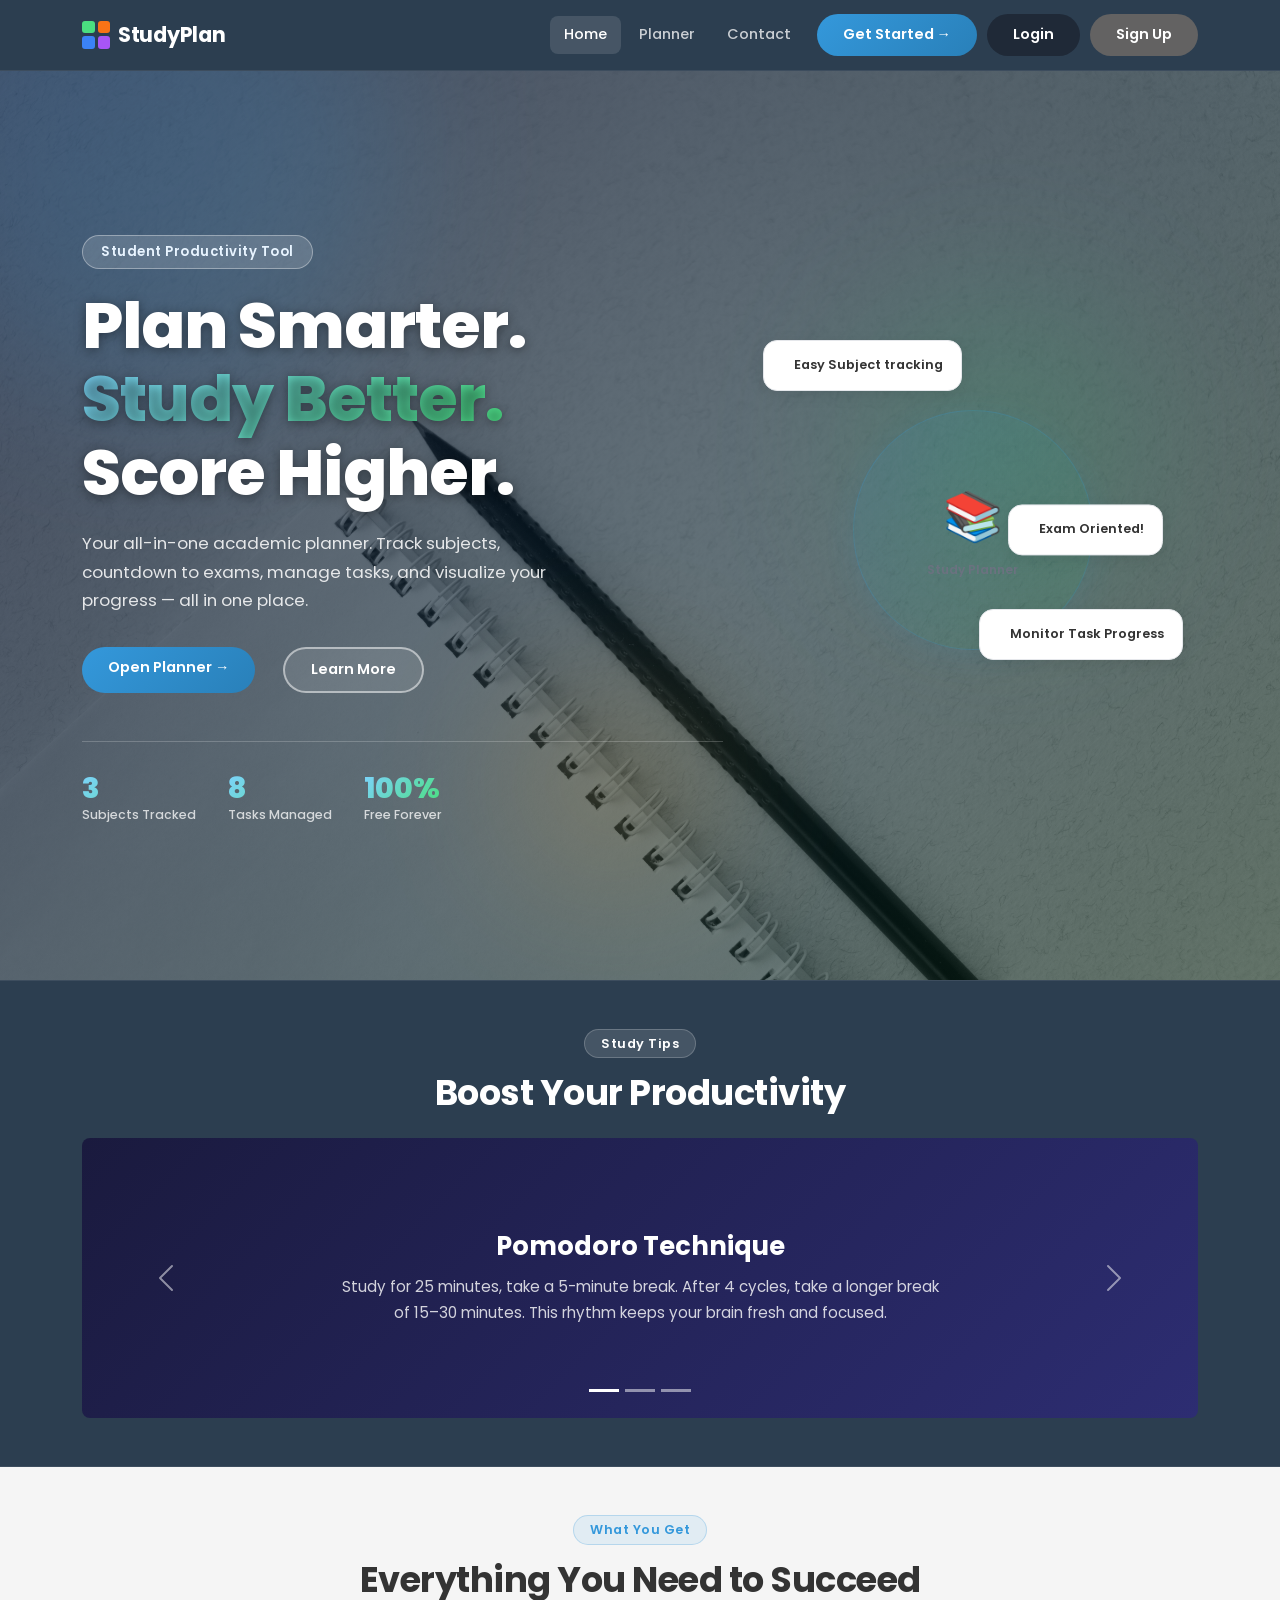
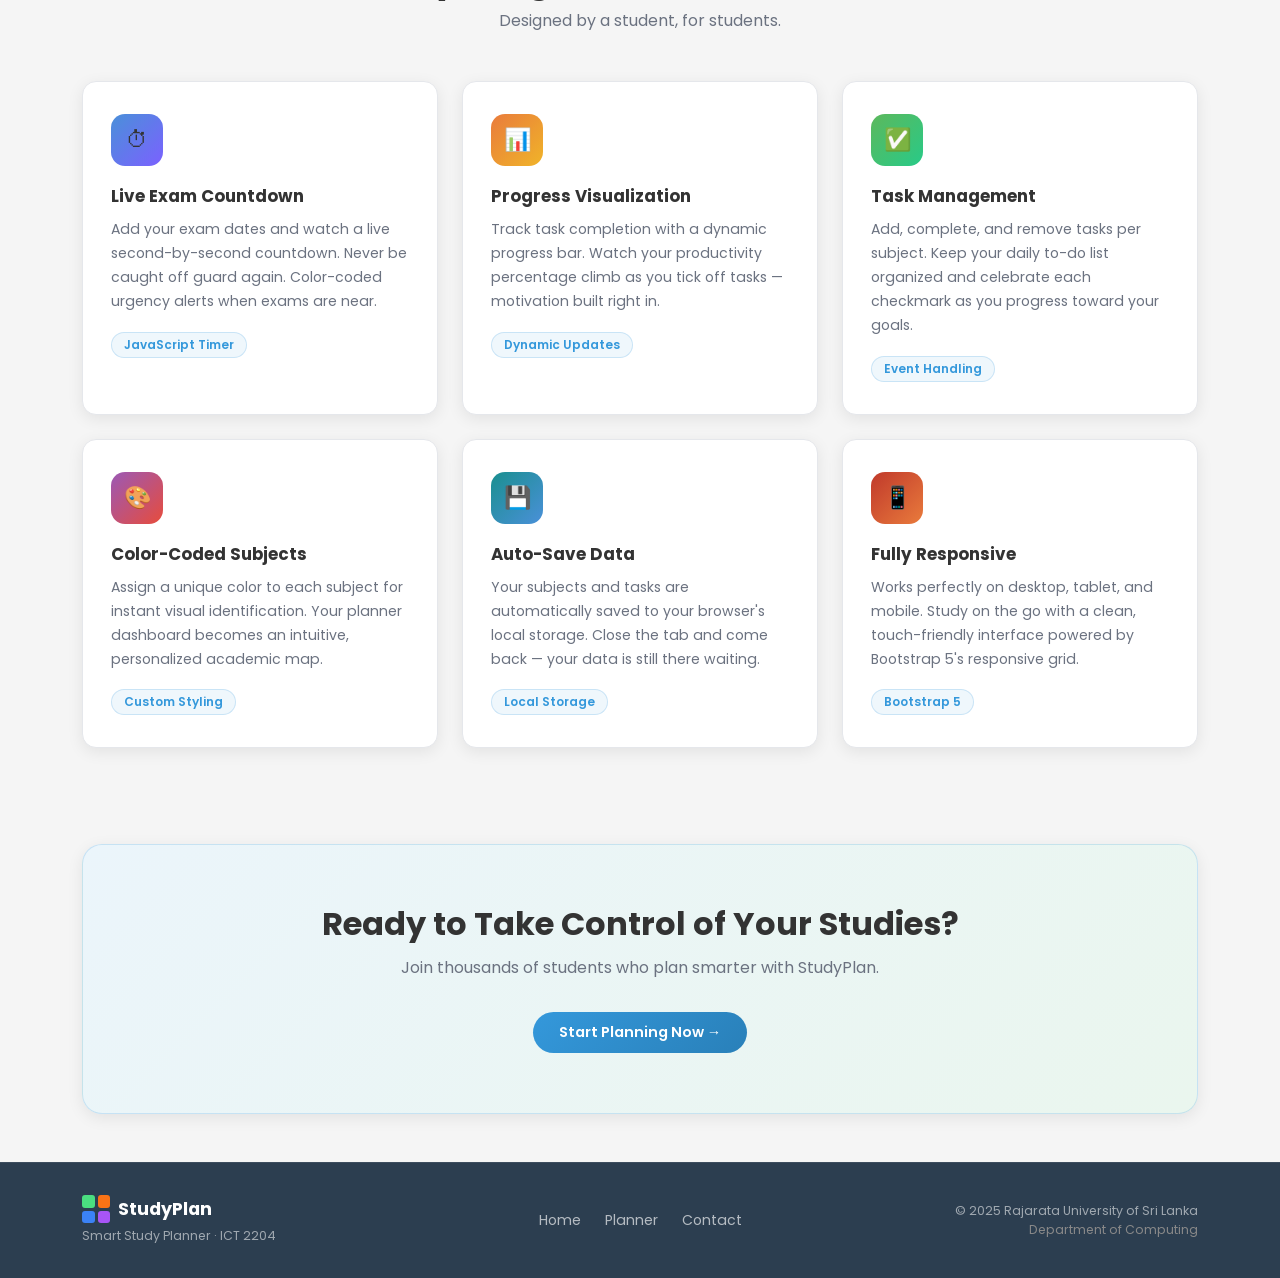
<file: studyplan/index.html>
<!DOCTYPE html>
<html lang="en">
<head>
  <meta charset="UTF-8" />
  <meta name="viewport" content="width=device-width, initial-scale=1.0" />
  <title>Smart Study Planner – Home</title>
  <link href="https://cdn.jsdelivr.net/npm/bootstrap@5.3.2/dist/css/bootstrap.min.css" rel="stylesheet" />
  <link href="https://fonts.googleapis.com/css2?family=Poppins:wght@300;400;500;600;700;800&display=swap" rel="stylesheet" />
  <link rel="stylesheet" href="css/style.css" />
</head>
<body>

<!-- ═══ NAVBAR ═══ -->
<nav class="navbar navbar-expand-lg navbar-dark fixed-top" id="mainNavbar">
  <div class="container">
  <a class="navbar-brand fw-700 d-flex align-items-center gap-2" href="index.html">
    <div class="brand-logo">
      <span></span>
      <span></span>
      <span></span>
      <span></span>
    </div>
    StudyPlan
  </a>
    <button class="navbar-toggler" type="button" data-bs-toggle="collapse" data-bs-target="#navMenu">
      <span class="navbar-toggler-icon"></span>
    </button>
    <div class="collapse navbar-collapse" id="navMenu">
      <ul class="navbar-nav ms-auto align-items-lg-center gap-lg-1">
        <li class="nav-item"><a class="nav-link active" href="index.html">Home</a></li>
        <li class="nav-item"><a class="nav-link" href="planner.html">Planner</a></li>
        
        <li class="nav-item"><a class="nav-link" href="contact.html">Contact</a></li>
        <li class="nav-item ms-lg-2">
          <div id="authArea" style="display:flex; gap:10px; align-items:center;">
    
            <a href="#" id="getStartedBtn" class="btn btn-primary-custom">Get Started →</a>

            <a href="login.html" id="loginBtn" class="btn btn-primary-custom" style="background:#1f2937;">Login</a>

            <a href="signup.html" id="signupBtn" class="btn btn-primary-custom" style="background:#636262;">Sign Up</a>

             <button id="logoutBtn" class="btn btn-primary-custom" style="display:none; background:#ef4444;">Logout</button>

          </div>
        </li>
      </ul>
    </div>
  </div>
</nav>

<!-- ═══ HERO ═══ -->
<section class="hero-section" id="home">
  <div class="hero-bg-shapes">
    <div class="shape shape-1"></div>
    <div class="shape shape-2"></div>
    <div class="shape shape-3"></div>
  </div>
  <div class="container">
    <div class="row align-items-center min-vh-100">
      <div class="col-lg-7 hero-content">
        <div class="hero-badge fade-in" data-delay="0"> Student Productivity Tool</div>
        <h1 class="hero-title fade-in" data-delay="100">
          Plan Smarter.<br>
          <span class="gradient-text">Study Better.</span><br>
          Score Higher.
        </h1>
        <p class="hero-subtitle fade-in" data-delay="200">
          Your all-in-one academic planner. Track subjects, countdown to exams,
          manage tasks, and visualize your progress — all in one place.
        </p>
        <div class="hero-actions fade-in" data-delay="300">
          <a href="planner.html" class="btn btn-primary-custom btn-lg me-3">Open Planner →</a>
          <a href="#features" class="btn btn-outline-custom btn-lg smooth-scroll">Learn More</a>
        </div>
        <div class="hero-stats fade-in" data-delay="400">
          <div class="stat-item">
            <span class="stat-number" id="statSubjects">0</span>
            <span class="stat-label">Subjects Tracked</span>
          </div>
          <div class="stat-item">
            <span class="stat-number" id="statTasks">0</span>
            <span class="stat-label">Tasks Managed</span>
          </div>
          <div class="stat-item">
            <span class="stat-number">100%</span>
            <span class="stat-label">Free Forever</span>
          </div>
        </div>
      </div>
      <div class="col-lg-5 d-none d-lg-flex justify-content-center fade-in" data-delay="200">
        <div class="hero-visual">
          <div class="floating-card card-1">
            <span></span>
            <div>
              <div class="fc-title">Easy Subject tracking</div>
            </div>
          </div>
          <div class="floating-card card-2">
            <span></span>
            <div>
              <div class="fc-title">Monitor Task Progress</div>
            </div>
          </div>
          <div class="floating-card card-3">
            <span></span>
            <div>
              <div class="fc-title">Exam Oriented!</div>
            </div>
          </div>
          <div class="hero-circle">
            <div class="circle-inner">
              <div style="font-size:48px">📚</div>
              <div class="circle-label">Study Planner</div>
            </div>
          </div>
        </div>
      </div>
    </div>
  </div>
</section>

<!-- ═══ CAROUSEL ═══ -->
<section class="carousel-section py-5" id="tips">
  <div class="container">
    <div class="section-header text-center mb-4 fade-in">
      <div class="section-tag">Study Tips</div>
      <h2 class="section-title">Boost Your Productivity</h2>
    </div>
    <div id="tipsCarousel" class="carousel slide carousel-fade" data-bs-ride="carousel">
      <div class="carousel-indicators">
        <button type="button" data-bs-target="#tipsCarousel" data-bs-slide-to="0" class="active"></button>
        <button type="button" data-bs-target="#tipsCarousel" data-bs-slide-to="1"></button>
        <button type="button" data-bs-target="#tipsCarousel" data-bs-slide-to="2"></button>
      </div>
      <div class="carousel-inner rounded-3 overflow-hidden">
        <div class="carousel-item active">
          <div class="carousel-slide" style="background:linear-gradient(135deg,#1a1a3e,#2d2d72)">
            <div class="carousel-content">
              <div class="carousel-emoji"></div>
              <h3>Pomodoro Technique</h3>
              <p>Study for 25 minutes, take a 5-minute break. After 4 cycles, take a longer break of 15–30 minutes. This rhythm keeps your brain fresh and focused.</p>
            </div>
          </div>
        </div>
        <div class="carousel-item">
          <div class="carousel-slide" style="background:linear-gradient(135deg,#1a3e2a,#2d7252)">
            <div class="carousel-content">
              <div class="carousel-emoji"></div>
              <h3>Active Recall</h3>
              <p>Don't just re-read notes. Close them and try to recall the key concepts. Testing yourself is far more effective than passive reading for long-term retention.</p>
            </div>
          </div>
        </div>
        <div class="carousel-item">
          <div class="carousel-slide" style="background:linear-gradient(135deg,#3e1a1a,#72392d)">
            <div class="carousel-content">
              <div class="carousel-emoji"></div>
              <h3>Set SMART Goals</h3>
              <p>Make your study goals Specific, Measurable, Achievable, Relevant, and Time-bound. Use your StudyPlan countdown timers to stay on track every single day.</p>
            </div>
          </div>
        </div>
      </div>
      <button class="carousel-control-prev" type="button" data-bs-target="#tipsCarousel" data-bs-slide="prev">
        <span class="carousel-control-prev-icon"></span>
      </button>
      <button class="carousel-control-next" type="button" data-bs-target="#tipsCarousel" data-bs-slide="next">
        <span class="carousel-control-next-icon"></span>
      </button>
    </div>
  </div>
</section>

<!-- ═══ FEATURES ═══ -->
<section class="features-section py-5" id="features">
  <div class="container">
    <div class="section-header text-center mb-5 fade-in">
      <div class="section-tag">What You Get</div>
      <h2 class="section-title">Everything You Need to Succeed</h2>
      <p class="section-subtitle">Designed by a student, for students.</p>
    </div>
    <div class="row g-4">
      <div class="col-md-4 fade-in" data-delay="0">
        <div class="feature-card" data-hover>
          <div class="feature-icon" style="background:linear-gradient(135deg,#4a90d9,#7b61ff)">⏱</div>
          <h4>Live Exam Countdown</h4>
          <p>Add your exam dates and watch a live second-by-second countdown. Never be caught off guard again. Color-coded urgency alerts when exams are near.</p>
          <div class="feature-tag">JavaScript Timer</div>
        </div>
      </div>
      <div class="col-md-4 fade-in" data-delay="100">
        <div class="feature-card" data-hover>
          <div class="feature-icon" style="background:linear-gradient(135deg,#e97b3c,#f0b429)">📊</div>
          <h4>Progress Visualization</h4>
          <p>Track task completion with a dynamic progress bar. Watch your productivity percentage climb as you tick off tasks — motivation built right in.</p>
          <div class="feature-tag">Dynamic Updates</div>
        </div>
      </div>
      <div class="col-md-4 fade-in" data-delay="200">
        <div class="feature-card" data-hover>
          <div class="feature-icon" style="background:linear-gradient(135deg,#5cb85c,#28ca88)">✅</div>
          <h4>Task Management</h4>
          <p>Add, complete, and remove tasks per subject. Keep your daily to-do list organized and celebrate each checkmark as you progress toward your goals.</p>
          <div class="feature-tag">Event Handling</div>
        </div>
      </div>
      <div class="col-md-4 fade-in" data-delay="0">
        <div class="feature-card" data-hover>
          <div class="feature-icon" style="background:linear-gradient(135deg,#9b59b6,#e74c3c)">🎨</div>
          <h4>Color-Coded Subjects</h4>
          <p>Assign a unique color to each subject for instant visual identification. Your planner dashboard becomes an intuitive, personalized academic map.</p>
          <div class="feature-tag">Custom Styling</div>
        </div>
      </div>
      <div class="col-md-4 fade-in" data-delay="100">
        <div class="feature-card" data-hover>
          <div class="feature-icon" style="background:linear-gradient(135deg,#1a8f8f,#4a90d9)">💾</div>
          <h4>Auto-Save Data</h4>
          <p>Your subjects and tasks are automatically saved to your browser's local storage. Close the tab and come back — your data is still there waiting.</p>
          <div class="feature-tag">Local Storage</div>
        </div>
      </div>
      <div class="col-md-4 fade-in" data-delay="200">
        <div class="feature-card" data-hover>
          <div class="feature-icon" style="background:linear-gradient(135deg,#c0392b,#e97b3c)">📱</div>
          <h4>Fully Responsive</h4>
          <p>Works perfectly on desktop, tablet, and mobile. Study on the go with a clean, touch-friendly interface powered by Bootstrap 5's responsive grid.</p>
          <div class="feature-tag">Bootstrap 5</div>
        </div>
      </div>
    </div>
  </div>
</section>

<!-- ═══ CTA ═══ -->
<section class="cta-section py-5" id="cta">
  <div class="container">
    <div class="cta-card text-center fade-in">
      <h2>Ready to Take Control of Your Studies?</h2>
      <p>Join thousands of students who plan smarter with StudyPlan.</p>
      <a href="#" class="btn btn-primary-custom btn-lg mt-3 smart-btn">
        Start Planning Now →
      </a>
    </div>
  </div>
</section>

<!-- ═══ FOOTER ═══ -->
<footer class="site-footer">
  <div class="container">
    <div class="row align-items-center">
      <div class="col-md-4 text-center text-md-start mb-3 mb-md-0">
        <div class="footer-brand d-flex align-items-center justify-content-center justify-content-md-start gap-2">
          <div class="brand-logo">
            <span></span>
            <span></span>
            <span></span>
            <span></span>
          </div>
          StudyPlan
        </div>
        <div class="footer-sub">Smart Study Planner · ICT 2204 </div>
      </div>
      <div class="col-md-4 text-center mb-3 mb-md-0">
        <div class="footer-links">
          <a href="index.html">Home</a>
          <a href="planner.html">Planner</a>
          <a href="contact.html">Contact</a>
        </div>
      </div>
      <div class="col-md-4 text-center text-md-end">
        <div class="footer-sub">© 2025 Rajarata University of Sri Lanka</div>
        <div class="footer-sub" style="color:#888">Department of Computing</div>
      </div>
    </div>
  </div>
</footer>

<script src="https://cdn.jsdelivr.net/npm/bootstrap@5.3.2/dist/js/bootstrap.bundle.min.js"></script>
<script src="js/main.js"></script>
<script src="js/auth.js"></script>


</body>
</html>
</file>
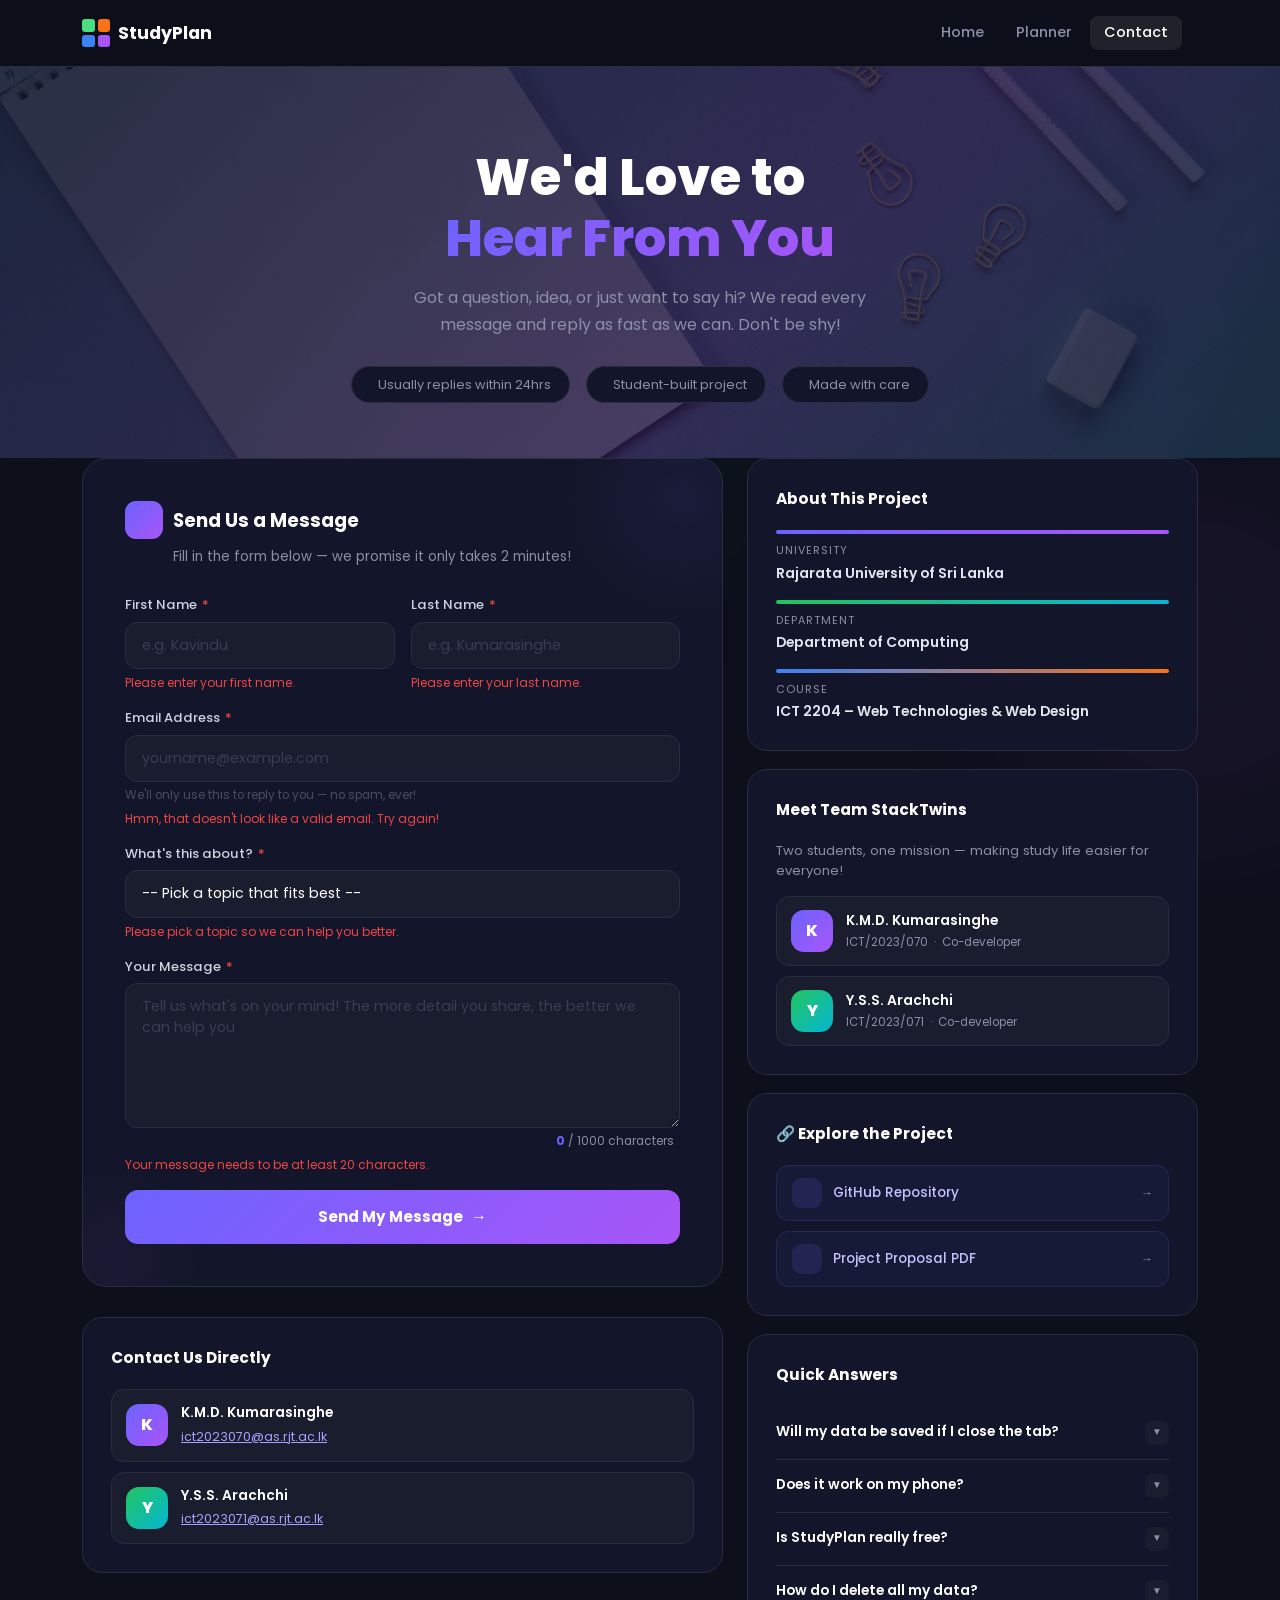
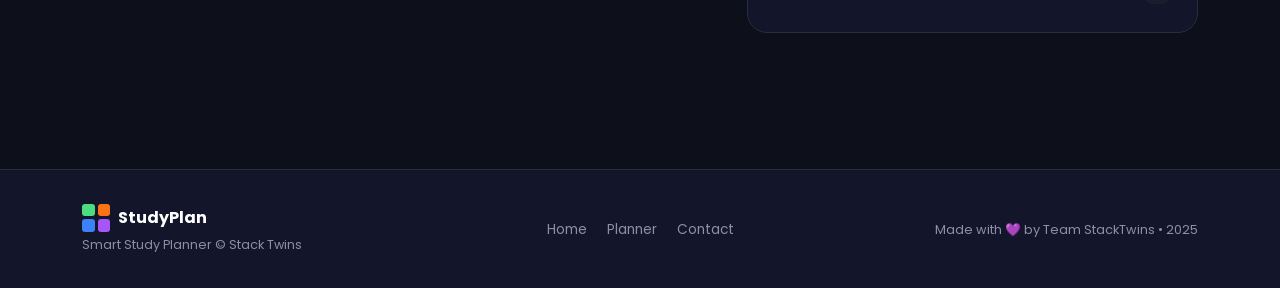
<file: studyplan/contact.html>
<!DOCTYPE html>
<html lang="en">
<head>
  <meta charset="UTF-8"/>
  <meta name="viewport" content="width=device-width, initial-scale=1.0"/>
  <title>Smart Study Planner – Contact Us</title>
  <link href="https://cdn.jsdelivr.net/npm/bootstrap@5.3.0/dist/css/bootstrap.min.css" rel="stylesheet"/>
  <link href="https://fonts.googleapis.com/css2?family=Poppins:wght@400;500;600;700;800&display=swap" rel="stylesheet"/>
  <style>
    :root {
      --bg-dark: #0d0f1a; --bg-card: #13162a; --bg-card2: #1a1d2e;
      --accent: #6c63ff; --accent2: #a855f7; --text-muted: #8b8fa8; --border: #2a2d3e;
    }
    * { margin: 0; padding: 0; box-sizing: border-box; }
    body { font-family: 'Poppins', sans-serif; background: var(--bg-dark); color: #fff; }

    /* ── NAVBAR ── */
    .navbar { background: rgba(13,15,26,0.97) !important; border-bottom: 1px solid var(--border); padding: 14px 0; position: sticky; top: 0; z-index: 999; backdrop-filter: blur(10px); }
    .navbar-brand { font-weight: 700; font-size: 1.1rem; color: #fff !important; display: flex; align-items: center; gap: 8px; }
    .brand-logo { width: 28px; height: 28px; display: grid; grid-template-columns: 1fr 1fr; gap: 3px; }
    .brand-logo span { border-radius: 3px; }
    .brand-logo span:nth-child(1){background:#4ade80} .brand-logo span:nth-child(2){background:#f97316}
    .brand-logo span:nth-child(3){background:#3b82f6} .brand-logo span:nth-child(4){background:#a855f7}
    .nav-link { color: var(--text-muted) !important; font-size: 0.9rem; font-weight: 500; padding: 6px 14px !important; transition: color 0.2s; }
    .nav-link:hover { color: #fff !important; }
    .nav-link.active { background: rgba(255,255,255,0.08); border-radius: 8px; color: #fff !important; }
    .btn-get-started { background: linear-gradient(135deg, var(--accent), var(--accent2)); border: none; border-radius: 50px; padding: 8px 22px; font-size: 0.9rem; font-weight: 600; color: #fff; text-decoration: none; transition: opacity 0.2s, transform 0.2s; }
    .btn-get-started:hover { opacity: 0.85; color: #fff; transform: translateY(-1px); }

    /* ── HERO ── */
    .page-hero { position: relative; padding: 80px 0 55px; overflow: hidden; text-align: center;
      background: url('images/contact.jpg') center center / cover no-repeat; }
    .page-hero::before { content: ''; position: absolute; inset: 0; background: linear-gradient(135deg, rgba(10,15,40,0.82) 0%, rgba(30,10,60,0.75) 60%, rgba(10,30,50,0.80) 100%); pointer-events: none; }
    .hero-badge { display: inline-flex; align-items: center; gap: 7px; background: rgba(108,99,255,0.15); border: 1px solid rgba(108,99,255,0.3); border-radius: 50px; padding: 6px 18px; font-size: 0.78rem; color: #a89fff; margin-bottom: 20px; }
    .page-hero h1 { font-size: clamp(2.2rem, 4.5vw, 3.2rem); font-weight: 800; margin-bottom: 14px; line-height: 1.2; }
    .page-hero h1 span { background: linear-gradient(135deg, var(--accent), var(--accent2)); -webkit-background-clip: text; -webkit-text-fill-color: transparent; background-clip: text; }
    .page-hero .subtitle { color: var(--text-muted); font-size: 1rem; max-width: 520px; margin: 0 auto 28px; line-height: 1.7; }
    .hero-cards { display: flex; justify-content: center; gap: 16px; flex-wrap: wrap; margin-top: 10px; }
    .hero-pill { display: flex; align-items: center; gap: 8px; background: var(--bg-card); border: 1px solid var(--border); border-radius: 50px; padding: 8px 18px; font-size: 0.8rem; color: var(--text-muted); }
    .hero-pill span { font-size: 1rem; }

    /* ── FORM CARD ── */
    .form-card { background: var(--bg-card); border: 1px solid var(--border); border-radius: 24px; padding: 42px; position: relative; overflow: hidden; }
    .form-card::before { content: ''; position: absolute; top: -80px; right: -80px; width: 240px; height: 240px; background: radial-gradient(circle, rgba(108,99,255,0.07), transparent 70%); border-radius: 50%; pointer-events: none; }
    .form-card::after { content: ''; position: absolute; bottom: -60px; left: -60px; width: 180px; height: 180px; background: radial-gradient(circle, rgba(168,85,247,0.05), transparent 70%); border-radius: 50%; pointer-events: none; }
    .form-section-title { font-size: 1.15rem; font-weight: 700; margin-bottom: 8px; display: flex; align-items: center; gap: 10px; }
    .form-section-title .icon { width: 38px; height: 38px; background: linear-gradient(135deg, var(--accent), var(--accent2)); border-radius: 11px; display: flex; align-items: center; justify-content: center; font-size: 1rem; }
    .form-subtitle { font-size: 0.83rem; color: var(--text-muted); margin-bottom: 28px; margin-left: 48px; }

    .form-label { font-size: 0.82rem; color: #d0d2e0; margin-bottom: 7px; font-weight: 500; display: flex; align-items: center; gap: 5px; }
    .req { color: #ef4444; }
    .form-control, .form-select {
      background: var(--bg-card2) !important; border: 1.5px solid var(--border) !important;
      color: #fff !important; border-radius: 12px; font-size: 0.88rem; padding: 12px 16px;
      transition: border-color 0.25s, box-shadow 0.25s, background 0.25s;
    }
    .form-control::placeholder { color: #3a3d52; }
    .form-control:focus, .form-select:focus {
      border-color: var(--accent) !important;
      box-shadow: 0 0 0 4px rgba(108,99,255,0.13) !important;
      background: #1e213a !important; outline: none;
    }
    .form-select option { background: #13162a; color: #fff; }
    textarea.form-control { resize: vertical; min-height: 145px; }
    .input-hint { font-size: 0.74rem; color: #4a4d62; margin-top: 5px; }
    .char-count { font-size: 0.74rem; color: var(--text-muted); margin-top: 5px; text-align: right; }
    .char-count .cnt { color: var(--accent); font-weight: 700; }
    .char-warning { color: #f59e0b !important; }
    .char-danger { color: #ef4444 !important; }

    .btn-submit {
      background: linear-gradient(135deg, var(--accent), var(--accent2));
      border: none; border-radius: 13px; padding: 15px 32px;
      font-weight: 700; font-size: 0.94rem; color: #fff;
      cursor: pointer; width: 100%; margin-top: 8px;
      transition: transform 0.2s, box-shadow 0.2s, opacity 0.2s;
      display: flex; align-items: center; justify-content: center; gap: 8px;
    }
    .btn-submit:hover { transform: translateY(-2px); box-shadow: 0 10px 28px rgba(108,99,255,0.4); }
    .btn-submit:active { transform: translateY(0); }
    .btn-submit .send-icon { font-size: 1rem; transition: transform 0.2s; }
    .btn-submit:hover .send-icon { transform: translateX(4px); }

    .error-msg { display: none; color: #ef4444; font-size: 0.75rem; margin-top: 5px; display: flex; align-items: center; gap: 4px; }
    .error-msg.show { display: flex; }
    .field-error { border-color: #ef4444 !important; box-shadow: 0 0 0 3px rgba(239,68,68,0.1) !important; }

    /* ── SUCCESS ── */
    .success-banner {
      background: linear-gradient(135deg, rgba(34,197,94,0.1), rgba(6,182,212,0.07));
      border: 1px solid rgba(34,197,94,0.25); border-radius: 16px;
      padding: 20px 22px; display: none; align-items: flex-start; gap: 14px; margin-bottom: 26px;
    }
    .success-banner.show { display: flex; animation: slideDown 0.45s cubic-bezier(0.16,1,0.3,1); }
    @keyframes slideDown { from{opacity:0;transform:translateY(-16px) scale(0.98)} to{opacity:1;transform:translateY(0) scale(1)} }
    .success-icon { width: 44px; height: 44px; background: linear-gradient(135deg, #22c55e, #16a34a); border-radius: 13px; display: flex; align-items: center; justify-content: center; font-size: 1.2rem; flex-shrink: 0; }
    .success-title { font-weight: 700; font-size: 0.96rem; color: #4ade80; margin-bottom: 3px; }
    .success-sub { font-size: 0.81rem; color: var(--text-muted); line-height: 1.5; }

    /* ── SIDEBAR ── */
    .side-card { background: var(--bg-card); border: 1px solid var(--border); border-radius: 20px; padding: 28px; margin-bottom: 18px; transition: border-color 0.25s, transform 0.2s; }
    .side-card:hover { border-color: rgba(108,99,255,0.35); transform: translateY(-2px); }
    .side-card-title { font-weight: 700; font-size: 0.96rem; margin-bottom: 20px; display: flex; align-items: center; gap: 8px; }

    .info-row { margin-bottom: 16px; }
    .info-row:last-child { margin-bottom: 0; }
    .info-bar { height: 4px; border-radius: 3px; margin-bottom: 9px; }
    .info-label { font-size: 0.68rem; color: var(--text-muted); text-transform: uppercase; letter-spacing: 1px; margin-bottom: 3px; }
    .info-value { font-size: 0.87rem; font-weight: 600; color: #e2e4f0; }

    .team-member { display: flex; align-items: center; gap: 13px; padding: 13px 14px; background: var(--bg-card2); border-radius: 13px; margin-bottom: 10px; border: 1px solid var(--border); transition: border-color 0.2s; }
    .team-member:hover { border-color: rgba(108,99,255,0.3); }
    .team-member:last-child { margin-bottom: 0; }
    .team-avatar { width: 42px; height: 42px; border-radius: 13px; display: flex; align-items: center; justify-content: center; font-weight: 800; font-size: 1rem; flex-shrink: 0; }
    .team-name { font-weight: 600; font-size: 0.86rem; }
    .team-id { font-size: 0.73rem; color: var(--text-muted); margin-top: 2px; }

    .project-link { display: flex; align-items: center; gap: 11px; color: #c4c1ff; text-decoration: none; font-size: 0.84rem; padding: 12px 15px; border-radius: 13px; background: rgba(108,99,255,0.06); border: 1px solid rgba(108,99,255,0.16); transition: all 0.22s; margin-bottom: 10px; font-weight: 500; }
    .project-link:last-child { margin-bottom: 0; }
    .project-link:hover { background: rgba(108,99,255,0.14); border-color: rgba(108,99,255,0.4); color: #fff; transform: translateX(5px); }
    .link-icon { width: 30px; height: 30px; background: rgba(108,99,255,0.14); border-radius: 9px; display: flex; align-items: center; justify-content: center; font-size: 0.88rem; flex-shrink: 0; }
    .link-arrow { margin-left: auto; color: var(--text-muted); font-size: 0.75rem; transition: transform 0.2s; }
    .project-link:hover .link-arrow { transform: translateX(3px); color: #fff; }

    .faq-item { border-bottom: 1px solid var(--border); padding: 14px 0; cursor: pointer; }
    .faq-item:last-child { border-bottom: none; padding-bottom: 0; }
    .faq-q { display: flex; justify-content: space-between; align-items: center; font-size: 0.86rem; font-weight: 600; gap: 10px; transition: color 0.2s; }
    .faq-item:hover .faq-q { color: #a89fff; }
    .faq-arrow { width: 24px; height: 24px; background: var(--bg-card2); border-radius: 7px; display: flex; align-items: center; justify-content: center; font-size: 0.62rem; color: var(--text-muted); flex-shrink: 0; transition: transform 0.28s, background 0.2s; }
    .faq-arrow.open { transform: rotate(180deg); background: rgba(108,99,255,0.18); color: #a89fff; }
    .faq-a { font-size: 0.81rem; color: var(--text-muted); margin-top: 11px; line-height: 1.7; display: none; border-left: 2px solid var(--accent); padding-left: 12px; }
    .faq-a.show { display: block; animation: fadeUp 0.28s ease; }
    @keyframes fadeUp { from{opacity:0;transform:translateY(-5px)} to{opacity:1;transform:translateY(0)} }

    /* ── FOOTER ── */
    footer { background: var(--bg-card); border-top: 1px solid var(--border); padding: 34px 0; margin-top: 70px; }
    .footer-brand { font-weight: 700; display: flex; align-items: center; gap: 8px; margin-bottom: 4px; }
    .footer-sub { font-size: 0.79rem; color: var(--text-muted); }
    .footer-link { color: var(--text-muted); text-decoration: none; font-size: 0.85rem; transition: color 0.2s; }
    .footer-link:hover { color: #fff; }

    /* ── BG GLOW DECORATION ── */
    .bg-glow { position: fixed; inset: 0; pointer-events: none; z-index: 0; overflow: hidden; }
    .glow { position: absolute; border-radius: 50%; filter: blur(80px); opacity: 0.06; }
    .glow-1 { width: 500px; height: 500px; background: #6c63ff; top: -150px; left: -150px; }
    .glow-2 { width: 400px; height: 400px; background: #a855f7; bottom: 50px; right: -120px; }
    .glow-3 { width: 300px; height: 300px; background: #22c55e; top: 50%; left: 50%; transform: translate(-50%,-50%); opacity: 0.03; }
    .container { position: relative; z-index: 1; }

    /* ── TYPING INDICATOR ── */
    .typing-dots { display: none; gap: 4px; align-items: center; padding: 8px 0; }
    .typing-dots.show { display: flex; }
    .typing-dots span { width: 6px; height: 6px; background: var(--accent); border-radius: 50%; animation: bounce 1.2s infinite; }
    .typing-dots span:nth-child(2) { animation-delay: 0.2s; }
    .typing-dots span:nth-child(3) { animation-delay: 0.4s; }
    @keyframes bounce { 0%,60%,100%{transform:translateY(0)} 30%{transform:translateY(-6px)} }

    /* ── FOCUS GLOW ON INPUTS ── */
    .input-group-icon { position: relative; }
    .input-group-icon .field-icon { position: absolute; left: 14px; top: 50%; transform: translateY(-50%); font-size: 0.9rem; pointer-events: none; }
    .input-group-icon .form-control { padding-left: 40px; }
  </style>
</head>
<body>


<div class="bg-glow">
  <div class="glow glow-1"></div>
  <div class="glow glow-2"></div>
  <div class="glow glow-3"></div>
</div>

<!-- NAVBAR -->
<nav class="navbar navbar-expand-lg">
  <div class="container">
    <a class="navbar-brand" href="index.html">
      <div class="brand-logo"><span></span><span></span><span></span><span></span></div>StudyPlan
    </a>
    <button class="navbar-toggler border-0" type="button" data-bs-toggle="collapse" data-bs-target="#navMenu">
      <span class="navbar-toggler-icon"></span>
    </button>
    <div class="collapse navbar-collapse justify-content-end gap-2" id="navMenu">
      <ul class="navbar-nav align-items-center gap-1 me-3">
        <li class="nav-item"><a class="nav-link" href="index.html">Home</a></li>
        <li class="nav-item"><a class="nav-link" href="planner.html">Planner</a></li>
        <li class="nav-item"><a class="nav-link active" href="contact.html">Contact</a></li>
      </ul>
    </div>
  </div>
</nav>

<!-- HERO -->
<section class="page-hero">
  <div class="container">
    
    <h1>We'd Love to<br><span>Hear From You</span></h1>
    <p class="subtitle">Got a question, idea, or just want to say hi? We read every message and reply as fast as we can. Don't be shy!</p>
    <div class="hero-cards">
      <div class="hero-pill"><span></span> Usually replies within 24hrs</div>
      <div class="hero-pill"><span></span> Student-built project</div>
      <div class="hero-pill"><span></span> Made with care</div>
    </div>
  </div>
</section>

<div class="container pb-5">
  <div class="row g-4">

    <!-- ── CONTACT FORM ── -->
    <div class="col-lg-7">
      <div class="form-card">
        <div class="form-section-title">
          <div class="icon"></div> Send Us a Message
        </div>
        <div class="form-subtitle">Fill in the form below — we promise it only takes 2 minutes!</div>

        <!-- SUCCESS BANNER -->
        <div class="success-banner" id="successBanner">
          <div class="success-icon"></div>
          <div>
            <div class="success-title">Your message is on its way!</div>
            <div class="success-sub">Thanks for reaching out! We've received your message and will get back to you shortly. Have a great study session! </div>
          </div>
        </div>

        <!-- NAME ROW -->
        <div class="row g-3 mb-3">
          <div class="col-sm-6">
            <label class="form-label"> First Name <span class="req">*</span></label>
            <input type="text" class="form-control" id="firstName" placeholder="e.g. Kavindu" maxlength="50" autocomplete="given-name"/>
            <div class="error-msg" id="firstNameErr"> Please enter your first name.</div>
          </div>
          <div class="col-sm-6">
            <label class="form-label"> Last Name <span class="req">*</span></label>
            <input type="text" class="form-control" id="lastName" placeholder="e.g. Kumarasinghe" maxlength="50" autocomplete="family-name"/>
            <div class="error-msg" id="lastNameErr"> Please enter your last name.</div>
          </div>
        </div>

        <!-- EMAIL -->
        <div class="mb-3">
          <label class="form-label"> Email Address <span class="req">*</span></label>
          <input type="email" class="form-control" id="emailAddr" placeholder="yourname@example.com" autocomplete="email"/>
          <div class="input-hint">We'll only use this to reply to you — no spam, ever! </div>
          <div class="error-msg" id="emailErr"> Hmm, that doesn't look like a valid email. Try again!</div>
        </div>

        <!-- SUBJECT -->
        <div class="mb-3">
          <label class="form-label"> What's this about? <span class="req">*</span></label>
          <select class="form-select" id="msgSubject">
            <option value="">-- Pick a topic that fits best --</option>
            <option value="feedback"> I have some feedback</option>
            <option value="bug"> I found a bug</option>
            <option value="feature"> I have a feature idea</option>
            <option value="question"> I have a question</option>
            <option value="compliment"> I just want to say something nice!</option>
            <option value="other"> Something else</option>
          </select>
          <div class="error-msg" id="subjectErr"> Please pick a topic so we can help you better.</div>
        </div>

        <!-- MESSAGE -->
        <div class="mb-3">
          <label class="form-label"> Your Message <span class="req">*</span></label>
          <textarea class="form-control" id="msgBody" placeholder="Tell us what's on your mind! The more detail you share, the better we can help you " maxlength="1000"></textarea>
          <div class="char-count">
            <span class="cnt" id="charCount">0</span> / 1000 characters
            <span id="charLabel" style="margin-left:6px;"></span>
          </div>
          <div class="error-msg" id="msgErr"> Your message needs to be at least 20 characters.</div>
        </div>

        <!-- TYPING DOTS (shows while "sending") -->
        <div class="typing-dots" id="typingDots">
          <span></span><span></span><span></span>
          <span style="margin-left:8px; font-size:0.78rem; color:var(--text-muted);">Sending your message...</span>
        </div>

        <button class="btn-submit" id="submitBtn" onclick="submitForm()">
          Send My Message <span class="send-icon">→</span>
        </button>
      </div>
      
      <div style="height: 30px;"></div>

      <!-- CONTACT EMAILS -->

      <div class="side-card">
        <div class="side-card-title">Contact Us Directly</div>
        <div class="team-member">
          <div class="team-avatar" style="background:linear-gradient(135deg,#6c63ff,#a855f7)">K</div>
          <div>
            <div class="team-name">K.M.D. Kumarasinghe</div>
            <a href="mailto:ict2023070@as.rjt.ac.lk" style="font-size:.78rem; color:#a89fff;">ict2023070@as.rjt.ac.lk</a>
          </div>
        </div>
        <div class="team-member">
          <div class="team-avatar" style="background:linear-gradient(135deg,#22c55e,#06b6d4)">Y</div>
          <div>
            <div class="team-name">Y.S.S. Arachchi</div>
            <a href="mailto:ict2023071@as.rjt.ac.lk" style="font-size:.78rem; color:#a89fff;">ict2023071@as.rjt.ac.lk</a>
          </div>
        </div>
      </div>
    </div>

    <!-- ── SIDEBAR ── -->
    <div class="col-lg-5">

      <!-- DEVELOPER INFO -->
      <div class="side-card">
        <div class="side-card-title"> About This Project</div>
        <div class="info-row">
          <div class="info-bar" style="background:linear-gradient(90deg,#6c63ff,#a855f7)"></div>
          <div class="info-label">University</div>
          <div class="info-value">Rajarata University of Sri Lanka</div>
        </div>
        <div class="info-row">
          <div class="info-bar" style="background:linear-gradient(90deg,#22c55e,#06b6d4)"></div>
          <div class="info-label">Department</div>
          <div class="info-value">Department of Computing</div>
        </div>
        <div class="info-row">
          <div class="info-bar" style="background:linear-gradient(90deg,#3b82f6,#f97316)"></div>
          <div class="info-label">Course</div>
          <div class="info-value">ICT 2204 – Web Technologies &amp; Web Design</div>
        </div>
      </div>

      <!-- TEAM -->
      <div class="side-card">
        <div class="side-card-title"> Meet Team StackTwins</div>
        <p style="font-size:0.82rem; color:var(--text-muted); margin-bottom:16px;">Two students, one mission — making study life easier for everyone! </p>
        <div class="team-member">
          <div class="team-avatar" style="background:linear-gradient(135deg,#6c63ff,#a855f7)">K</div>
          <div>
            <div class="team-name">K.M.D. Kumarasinghe</div>
            <div class="team-id">ICT/2023/070 &nbsp;·&nbsp; Co-developer</div>
          </div>
        </div>
        <div class="team-member">
          <div class="team-avatar" style="background:linear-gradient(135deg,#22c55e,#06b6d4)">Y</div>
          <div>
            <div class="team-name">Y.S.S. Arachchi</div>
            <div class="team-id">ICT/2023/071 &nbsp;·&nbsp; Co-developer</div>
          </div>
        </div>
      </div>

      <!-- PROJECT LINKS -->
      <div class="side-card">
        <div class="side-card-title">🔗 Explore the Project</div>
        <a href="https://github.com/mavithdk/ICT_2204_teamStackTwins.git" target="_blank" class="project-link">
          <div class="link-icon"></div> GitHub Repository <span class="link-arrow">→</span>
        </a>
        <a href="proposal.pdf" target="_blank" class="project-link">
          <div class="link-icon"></div> Project Proposal PDF <span class="link-arrow">→</span>
        </a>
      </div>

      <!-- FAQ -->
      <div class="side-card">
        <div class="side-card-title"> Quick Answers</div>
        <div class="faq-item" onclick="toggleFaq(this)">
          <div class="faq-q">Will my data be saved if I close the tab? <div class="faq-arrow">▼</div></div>
          <div class="faq-a">Yes!  Everything is saved automatically in your browser's Local Storage. Close the tab, come back later — your subjects and tasks will still be there waiting for you.</div>
        </div>
        <div class="faq-item" onclick="toggleFaq(this)">
          <div class="faq-q">Does it work on my phone? <div class="faq-arrow">▼</div></div>
          <div class="faq-a">Absolutely! StudyPlan is fully responsive. Whether you're on a phone, tablet, or laptop — it adapts to look great on any screen size.</div>
        </div>
        <div class="faq-item" onclick="toggleFaq(this)">
          <div class="faq-q">Is StudyPlan really free? <div class="faq-arrow">▼</div></div>
          <div class="faq-a">100% free, always! No accounts to create, no subscriptions, no hidden fees. We built this to help students — not to make money from them.</div>
        </div>
        <div class="faq-item" onclick="toggleFaq(this)">
          <div class="faq-q">How do I delete all my data? <div class="faq-arrow">▼</div></div>
          <div class="faq-a">Open your browser's Developer Tools (F12), go to Application → Local Storage, and clear the entries for this site. Or just open a new browser and start fresh! </div>
        </div>
      </div>

    </div>
  </div>
</div>

<!-- FOOTER -->
<footer>
  <div class="container">
    <div class="row align-items-center">
      <div class="col-md-4 mb-3 mb-md-0">
        <div class="footer-brand">
          <div class="brand-logo"><span></span><span></span><span></span><span></span></div>StudyPlan
        </div>
        <div class="footer-sub">Smart Study Planner &copy; Stack Twins</div>
      </div>
      <div class="col-md-4 text-center mb-3 mb-md-0">
        <a href="index.html" class="footer-link me-3">Home</a>
        <a href="planner.html" class="footer-link me-3">Planner</a>
        <a href="contact.html" class="footer-link">Contact</a>
      </div>
      <div class="col-md-4 text-md-end">
        <span style="font-size:0.8rem;color:var(--text-muted);">Made with 💜 by Team StackTwins &bull; 2025</span>
      </div>
    </div>
  </div>
</footer>

<script src="https://cdn.jsdelivr.net/npm/bootstrap@5.3.0/dist/js/bootstrap.bundle.min.js"></script>
<script>
  // ── CHAR COUNTER WITH COLOR FEEDBACK ──
  document.getElementById('msgBody').addEventListener('input', function() {
    const len = this.value.length;
    const cnt = document.getElementById('charCount');
    const lbl = document.getElementById('charLabel');
    cnt.textContent = len;
    cnt.className = 'cnt';
    lbl.textContent = '';
    if (len >= 950) { cnt.classList.add('char-danger'); lbl.textContent = ' Almost at limit!'; }
    else if (len >= 800) { cnt.classList.add('char-warning'); lbl.textContent = ' Getting long...'; }
    else if (len >= 20) { lbl.textContent = ' Good length'; lbl.style.color = '#4ade80'; lbl.style.fontSize = '0.72rem'; }
  });

  // ── FORM VALIDATION & SUBMIT ──
  function validate(id, condition, errId) {
    const el = document.getElementById(id), err = document.getElementById(errId);
    if (!condition) { el.classList.add('field-error'); err.classList.add('show'); return false; }
    el.classList.remove('field-error'); err.classList.remove('show'); return true;
  }

// function to recieve user feedback messages via "Formspree" free service   
async function submitForm() {
  const fn = document.getElementById('firstName').value.trim();
  const ln = document.getElementById('lastName').value.trim();
  const em = document.getElementById('emailAddr').value.trim();
  const sb = document.getElementById('msgSubject').value;
  const ms = document.getElementById('msgBody').value.trim();

  let valid = true;
  if (!validate('firstName', fn.length > 0,                        'firstNameErr')) valid = false;
  if (!validate('lastName',  ln.length > 0,                        'lastNameErr'))  valid = false;
  if (!validate('emailAddr', /^[^\s@]+@[^\s@]+\.[^\s@]+$/.test(em),'emailErr'))     valid = false;
  if (!validate('msgSubject',sb !== '',                             'subjectErr'))   valid = false;
  if (!validate('msgBody',   ms.length >= 20,                      'msgErr'))       valid = false;
  if (!valid) return;

  const btn  = document.getElementById('submitBtn');
  const dots = document.getElementById('typingDots');
  btn.style.display = 'none';
  dots.classList.add('show');

  // ── Send to Formspree ──
  const response = await fetch('https://formspree.io/f/xyzabcde', {  // ← paste your URL here
    method: 'POST',
    headers: { 'Content-Type': 'application/json' },
    body: JSON.stringify({
      name:    fn + ' ' + ln,
      email:   em,
      subject: sb,
      message: ms
    })
  });

  dots.classList.remove('show');
  btn.style.display = 'flex';

  if (response.ok) {
    const banner = document.getElementById('successBanner');
    banner.classList.add('show');
    banner.scrollIntoView({ behavior:'smooth', block:'nearest' });
    ['firstName','lastName','emailAddr','msgSubject','msgBody'].forEach(id => {
      document.getElementById(id).value = '';
    });
    document.getElementById('charCount').textContent = '0';
    document.getElementById('charLabel').textContent = '';
    setTimeout(() => banner.classList.remove('show'), 7000);
  } else {
    alert('Something went wrong. Please try emailing us directly.');
  }
}


  // ── FAQ TOGGLE ──
  function toggleFaq(el) {
    const ans = el.querySelector('.faq-a'), arr = el.querySelector('.faq-arrow');
    const isOpen = ans.classList.contains('show');
    document.querySelectorAll('.faq-a').forEach(a => a.classList.remove('show'));
    document.querySelectorAll('.faq-arrow').forEach(a => a.classList.remove('open'));
    if (!isOpen) { ans.classList.add('show'); arr.classList.add('open'); }
  }

  // ── CLEAR ERRORS ON TYPING ──
  ['firstName','lastName','emailAddr','msgSubject','msgBody'].forEach(id => {
    document.getElementById(id).addEventListener('input', function() {
      this.classList.remove('field-error');
      const err = document.getElementById(id + 'Err');
      if (err) err.classList.remove('show');
    });
  });

  // ── ENTER KEY ON INPUTS ──
  ['firstName','lastName','emailAddr'].forEach(id => {
    document.getElementById(id).addEventListener('keydown', e => {
      if (e.key === 'Enter') { e.preventDefault(); submitForm(); }
    });
  });
</script>

<script src="js/auth.js"></script>

</body>
</html>
</file>
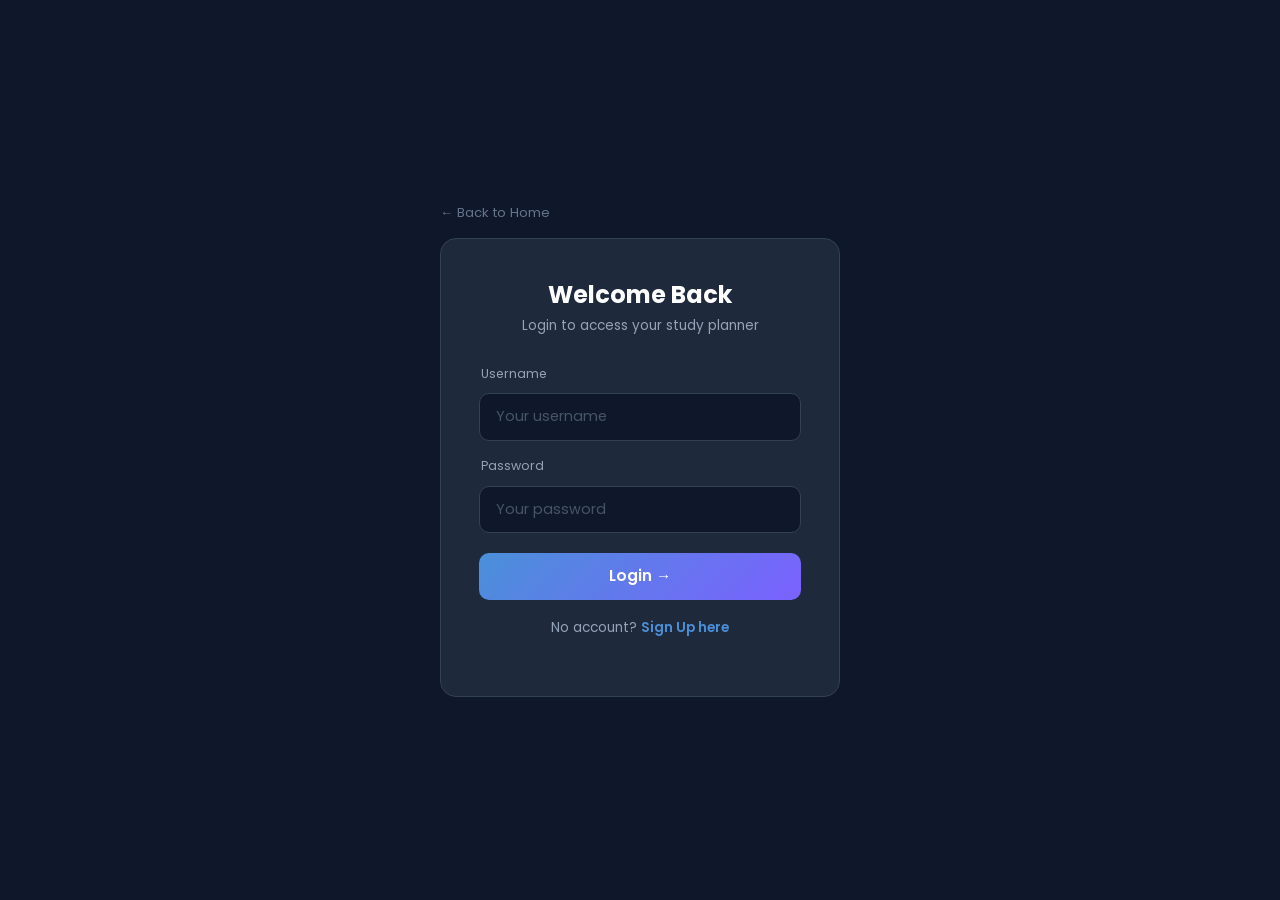
<file: studyplan/login.html>
<!DOCTYPE html>
<html lang="en">
<head>
  <meta charset="UTF-8" />
  <meta name="viewport" content="width=device-width, initial-scale=1.0" />
  <title>Login – StudyPlan</title>
  <link href="https://cdn.jsdelivr.net/npm/bootstrap@5.3.2/dist/css/bootstrap.min.css" rel="stylesheet" />
  <link href="https://fonts.googleapis.com/css2?family=Poppins:wght@300;400;500;600;700;800&display=swap" rel="stylesheet" />
  <link rel="stylesheet" href="css/style.css" />
  <style>
    body{display:flex;justify-content:center;align-items:center;min-height:100vh;background:#0f172a;font-family:'Poppins',sans-serif;padding:20px;}
    .auth-wrap{width:100%;max-width:400px;}
    .auth-card{background:#1e293b;padding:42px 38px;border-radius:16px;border:1px solid #334155;}
    .auth-card h2{color:#fff;text-align:center;font-weight:700;margin-bottom:6px;font-size:1.5rem;}
    .auth-subtitle{color:#94a3b8;text-align:center;font-size:.85rem;margin-bottom:28px;}
    .auth-input{width:100%;margin:8px 0;padding:12px 16px;background:#0f172a;border:1.5px solid #334155;border-radius:10px;color:#fff;font-size:.9rem;font-family:'Poppins',sans-serif;transition:border-color .2s;box-sizing:border-box;}
    .auth-input:focus{outline:none;border-color:#4a90d9;}
    .auth-input::placeholder{color:#475569;}
    .auth-btn{width:100%;padding:12px;background:linear-gradient(135deg,#4a90d9,#7b61ff);color:#fff;border:none;border-radius:10px;font-size:.95rem;font-weight:600;cursor:pointer;margin-top:12px;transition:opacity .2s,transform .2s;font-family:'Poppins',sans-serif;}
    .auth-btn:hover{opacity:.9;transform:translateY(-1px);}
    .auth-btn:disabled{opacity:.6;cursor:not-allowed;transform:none;}
    .auth-link{color:#94a3b8;text-align:center;margin-top:18px;font-size:.85rem;}
    .auth-link a{color:#4a90d9;text-decoration:none;font-weight:600;}
    .auth-link a:hover{text-decoration:underline;}
    .back-home{display:flex;align-items:center;gap:6px;color:#64748b;text-decoration:none;font-size:.82rem;margin-bottom:16px;transition:color .2s;}
    .back-home:hover{color:#94a3b8;}
    .alert-box{padding:10px 14px;border-radius:8px;font-size:.82rem;margin-bottom:14px;display:none;}
    .alert-box.show{display:block;}
    .alert-error{background:rgba(239,68,68,.1);border:1px solid rgba(239,68,68,.3);color:#fca5a5;}
    .field-label{color:#94a3b8;font-size:.78rem;margin:8px 0 2px 2px;display:block;}
  </style>
</head>
<body>
<div class="auth-wrap">
  <a href="index.html" class="back-home">← Back to Home</a>
  <div class="auth-card">
    <h2>Welcome Back </h2>
    <p class="auth-subtitle">Login to access your study planner</p>
    <div class="alert-box alert-error" id="errorAlert"></div>
    <label class="field-label">Username</label>
    <input type="text"     id="username" class="auth-input" placeholder="Your username" autocomplete="username" />
    <label class="field-label">Password</label>
    <input type="password" id="password" class="auth-input" placeholder="Your password" autocomplete="current-password" />
    <button class="auth-btn" id="loginBtn" onclick="login()">Login →</button>
    <p class="auth-link">No account? <a href="signup.html">Sign Up here</a></p>
  </div>
</div>
<script>
async function login() {
  const username = document.getElementById('username').value.trim();
  const password = document.getElementById('password').value;
  const btn      = document.getElementById('loginBtn');
  const errEl    = document.getElementById('errorAlert');

  errEl.classList.remove('show');

  if (!username || !password) { showError('Please enter both username and password.'); return; }

  btn.disabled = true;
  btn.textContent = 'Logging in...';

  try {
    const res  = await fetch('auth/login.php', {
      method: 'POST',
      headers: { 'Content-Type': 'application/json' },
      body: JSON.stringify({ username, password })
    });
    const data = await res.json();

    if (data.success) {
      localStorage.setItem('isLoggedIn',   'true');
      localStorage.setItem('loggedInUser', JSON.stringify(data.user));
      window.location.href = 'planner.html';
    } else {
      showError(data.message || 'Login failed. Please try again.');
      btn.disabled = false;
      btn.textContent = 'Login →';
    }
  } catch(e) {
    showError('Could not connect to server. Make sure XAMPP is running.');
    btn.disabled = false;
    btn.textContent = 'Login →';
  }
}

function showError(msg) {
  const el = document.getElementById('errorAlert');
  el.textContent = '⚠ ' + msg;
  el.classList.add('show');
}

document.addEventListener('DOMContentLoaded', () => {
  ['username','password'].forEach(id => {
    document.getElementById(id).addEventListener('keydown', e => { if(e.key==='Enter') login(); });
  });
});
</script>
</body>
</html>
</file>
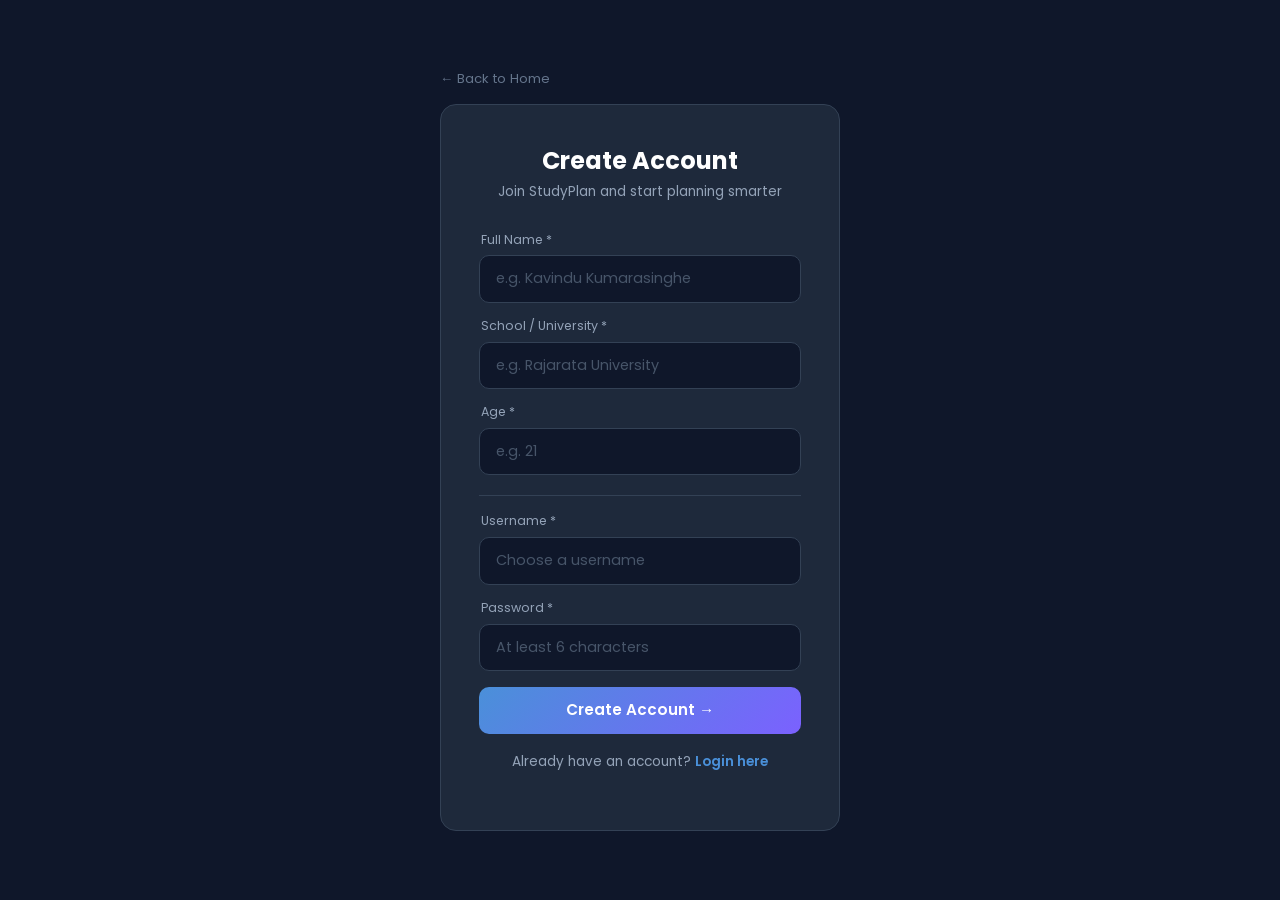
<file: studyplan/signup.html>
<!DOCTYPE html>
<html lang="en">
<head>
  <meta charset="UTF-8" />
  <meta name="viewport" content="width=device-width, initial-scale=1.0" />
  <title>Sign Up – StudyPlan</title>
  <link href="https://cdn.jsdelivr.net/npm/bootstrap@5.3.2/dist/css/bootstrap.min.css" rel="stylesheet" />
  <link href="https://fonts.googleapis.com/css2?family=Poppins:wght@300;400;500;600;700;800&display=swap" rel="stylesheet" />
  <link rel="stylesheet" href="css/style.css" />
  <style>
    body{display:flex;justify-content:center;align-items:center;min-height:100vh;background:#0f172a;font-family:'Poppins',sans-serif;padding:20px;}
    .auth-wrap{width:100%;max-width:400px;}
    .auth-card{background:#1e293b;padding:42px 38px;border-radius:16px;border:1px solid #334155;}
    .auth-card h2{color:#fff;text-align:center;font-weight:700;margin-bottom:6px;font-size:1.5rem;}
    .auth-subtitle{color:#94a3b8;text-align:center;font-size:.85rem;margin-bottom:28px;}
    .auth-input{width:100%;margin:4px 0;padding:12px 16px;background:#0f172a;border:1.5px solid #334155;border-radius:10px;color:#fff;font-size:.9rem;font-family:'Poppins',sans-serif;transition:border-color .2s;box-sizing:border-box;}
    .auth-input:focus{outline:none;border-color:#4a90d9;}
    .auth-input::placeholder{color:#475569;}
    .auth-btn{width:100%;padding:12px;background:linear-gradient(135deg,#4a90d9,#7b61ff);color:#fff;border:none;border-radius:10px;font-size:.95rem;font-weight:600;cursor:pointer;margin-top:12px;transition:opacity .2s,transform .2s;font-family:'Poppins',sans-serif;}
    .auth-btn:hover{opacity:.9;transform:translateY(-1px);}
    .auth-btn:disabled{opacity:.6;cursor:not-allowed;transform:none;}
    .auth-link{color:#94a3b8;text-align:center;margin-top:18px;font-size:.85rem;}
    .auth-link a{color:#4a90d9;text-decoration:none;font-weight:600;}
    .auth-link a:hover{text-decoration:underline;}
    .back-home{display:flex;align-items:center;gap:6px;color:#64748b;text-decoration:none;font-size:.82rem;margin-bottom:16px;transition:color .2s;}
    .back-home:hover{color:#94a3b8;}
    .alert-box{padding:10px 14px;border-radius:8px;font-size:.82rem;margin-bottom:14px;display:none;}
    .alert-box.show{display:block;}
    .alert-error{background:rgba(239,68,68,.1);border:1px solid rgba(239,68,68,.3);color:#fca5a5;}
    .alert-success{background:rgba(92,184,92,.1);border:1px solid rgba(92,184,92,.3);color:#86efac;}
    .field-label{color:#94a3b8;font-size:.78rem;margin:10px 0 2px 2px;display:block;}
    .divider{border-top:1px solid #334155;margin:16px 0;}
  </style>
</head>
<body>
<div class="auth-wrap">
  <a href="index.html" class="back-home">← Back to Home</a>
  <div class="auth-card">
    <h2>Create Account</h2>
    <p class="auth-subtitle">Join StudyPlan and start planning smarter</p>
    <div class="alert-box alert-error"   id="errorAlert"></div>
    <div class="alert-box alert-success" id="successAlert"></div>
    <label class="field-label">Full Name *</label>
    <input type="text"   id="name"     class="auth-input" placeholder="e.g. Kavindu Kumarasinghe" autocomplete="name" />
    <label class="field-label">School / University *</label>
    <input type="text"   id="edu"      class="auth-input" placeholder="e.g. Rajarata University" />
    <label class="field-label">Age *</label>
    <input type="number" id="age"      class="auth-input" placeholder="e.g. 21" min="10" max="100" />
    <div class="divider"></div>
    <label class="field-label">Username *</label>
    <input type="text"     id="username" class="auth-input" placeholder="Choose a username" autocomplete="username" />
    <label class="field-label">Password *</label>
    <input type="password" id="password" class="auth-input" placeholder="At least 6 characters" autocomplete="new-password" />
    <button class="auth-btn" id="signupBtn" onclick="signup()">Create Account →</button>
    <p class="auth-link">Already have an account? <a href="login.html">Login here</a></p>
  </div>
</div>
<script>
async function signup() {
  const name     = document.getElementById('name').value.trim();
  const edu      = document.getElementById('edu').value.trim();
  const age      = document.getElementById('age').value.trim();
  const username = document.getElementById('username').value.trim();
  const password = document.getElementById('password').value;
  const btn      = document.getElementById('signupBtn');

  document.getElementById('errorAlert').classList.remove('show');
  document.getElementById('successAlert').classList.remove('show');

  if (!name||!edu||!age||!username||!password){ showError('Please fill in all fields.'); return; }
  if (username.length < 3) { showError('Username must be at least 3 characters.'); return; }
  if (password.length < 6) { showError('Password must be at least 6 characters.'); return; }
  if (isNaN(age)||parseInt(age)<10||parseInt(age)>100){ showError('Please enter a valid age (10–100).'); return; }

  btn.disabled = true;
  btn.textContent = 'Creating account...';

  try {
    const res  = await fetch('auth/register.php', {
      method: 'POST',
      headers: { 'Content-Type': 'application/json' },
      body: JSON.stringify({ name, edu, age: parseInt(age), username, password })
    });
    const data = await res.json();

    if (data.success) {
      // ── LOG IN IMMEDIATELY after signup ──
      localStorage.setItem('isLoggedIn',   'true');
      localStorage.setItem('loggedInUser', JSON.stringify(data.user));

      const el = document.getElementById('successAlert');
      el.textContent = '✅ Account created! Taking you to your planner...';
      el.classList.add('show');

      setTimeout(() => { window.location.href = 'planner.html'; }, 1200);
    } else {
      showError(data.message || 'Signup failed. Please try again.');
      btn.disabled = false;
      btn.textContent = 'Create Account →';
    }
  } catch(e) {
    showError('Could not connect to server. Make sure XAMPP is running.');
    btn.disabled = false;
    btn.textContent = 'Create Account →';
  }
}

function showError(msg) {
  const el = document.getElementById('errorAlert');
  el.textContent = '⚠ ' + msg;
  el.classList.add('show');
}

document.addEventListener('DOMContentLoaded', () => {
  ['name','edu','age','username','password'].forEach(id => {
    document.getElementById(id).addEventListener('keydown', e => { if(e.key==='Enter') signup(); });
  });
});
</script>
</body>
</html>
</file>
<file: studyplan/css/style.css>
/* ═══════════════════════════════════════════════════════
   Smart Study Planner — style.css
   ICT 2204 / COM 2303 | Rajarata University of Sri Lanka
   Theme: Soft Clean Human-Style
═══════════════════════════════════════════════════════ */

/* ── VARIABLES ── */
:root {
  --bg-primary: #F5F5F5;
  --bg-card: #FFFFFF;
  --bg-card-hover: #F0F4F8;
  --bg-surface: #EEF2F7;
  --border: #E5E7EB;
  --text-primary: #333333;
  --text-secondary: #6B7280;
  --accent: #3498DB;
  --accent-2: #2980B9;
  --orange: #F39C12;
  --green: #27AE60;
  --red: #E74C3C;
  --yellow: #F1C40F;
  --navbar-bg: #2C3E50;
  --radius: 14px;
  --radius-sm: 8px;
  --shadow: 0 4px 16px rgba(0,0,0,0.08);
  --shadow-hover: 0 8px 32px rgba(0,0,0,0.14);
  --transition: all 0.3s cubic-bezier(0.4,0,0.2,1);
}

/* ── BASE ── */
*, *::before, *::after { box-sizing: border-box; }
html { scroll-behavior: smooth; }
body {
  font-family: 'Poppins', sans-serif;
  background: var(--bg-primary);
  color: var(--text-primary);
  min-height: 100vh;
  overflow-x: hidden;
}

/* ── NAVBAR ── */
#mainNavbar {
  background: var(--navbar-bg);
  backdrop-filter: blur(12px);
  -webkit-backdrop-filter: blur(12px);
  border-bottom: 1px solid rgba(255,255,255,0.08);
  padding: 14px 0;
  transition: var(--transition);
}
#mainNavbar.scrolled {
  background: #1a252f;
  box-shadow: 0 4px 20px rgba(0,0,0,0.25);
}
.navbar-brand { font-size: 1.3rem; font-weight: 700; color: #FFFFFF !important; letter-spacing: -0.3px; }
.brand-icon { margin-right: 6px; }
.nav-link { color: rgba(255,255,255,0.75) !important; font-weight: 500; font-size: 0.9rem; padding: 8px 14px !important; border-radius: var(--radius-sm); transition: var(--transition); }
.nav-link:hover, .nav-link.active { color: #FFFFFF !important; background: rgba(255,255,255,0.12); }

/* ── BUTTONS ── */
.btn-primary-custom {
  background: linear-gradient(135deg, var(--accent), var(--accent-2));
  color: #fff; border: none; padding: 10px 26px; border-radius: 50px;
  font-weight: 600; font-size: 0.9rem; cursor: pointer; transition: var(--transition);
  text-decoration: none; display: inline-block;
}
.btn-primary-custom:hover { transform: translateY(-2px); box-shadow: 0 8px 24px rgba(52,152,219,0.4); color: #fff; background: linear-gradient(135deg, #2980B9, #1a6fa0); }

.btn-outline-custom {
  background: rgba(255,255,255,0.1); color: #ffffff; border: 2px solid rgba(255,255,255,0.5);
  padding: 10px 26px; border-radius: 50px; font-weight: 600; font-size: 0.9rem;
  cursor: pointer; transition: var(--transition); text-decoration: none; display: inline-block;
}
.btn-outline-custom:hover { border-color: #fff; color: #fff; background: rgba(255,255,255,0.2); transform: translateY(-2px); }

.btn-ghost {
  background: var(--bg-surface); color: var(--text-secondary); border: 1px solid var(--border);
  padding: 10px 22px; border-radius: 50px; font-weight: 500; font-size: 0.9rem; cursor: pointer; transition: var(--transition);
}
.btn-ghost:hover { background: #e2e8f0; color: var(--text-primary); }

.btn-danger-custom { background: var(--red); color: #fff; border: none; padding: 10px 22px; border-radius: 50px; font-weight: 600; cursor: pointer; transition: var(--transition); }
.btn-danger-custom:hover { background: #c0392b; color: #fff; }

/* ── ANIMATIONS ── */
.fade-in { opacity: 0; transform: translateY(28px); transition: opacity 0.7s ease, transform 0.7s ease; }
.fade-in.visible { opacity: 1; transform: translateY(0); }

/* ── HERO ── */
.hero-section {
  min-height: 100vh; display: flex; align-items: center; position: relative;
  overflow: hidden; padding-top: 80px;
  background: url('../images/index.jpg') center center / cover no-repeat;
}
.hero-section::before {
  content: '';
  position: absolute;
  inset: 0;
  background: linear-gradient(135deg, rgba(10,20,50,0.72) 0%, rgba(5,30,40,0.60) 60%, rgba(10,40,20,0.55) 100%);
  pointer-events: none;
  z-index: 0;
}
.hero-section > * { position: relative; z-index: 1; }
.hero-section .container { position: relative; z-index: 1; }
.hero-bg-shapes { position: absolute; inset: 0; overflow: hidden; pointer-events: none; }
.shape { position: absolute; border-radius: 50%; filter: blur(80px); opacity: 0.18; }
.shape-1 { width: 500px; height: 500px; background: #3498DB; top: -100px; left: -100px; animation: floatShape 8s ease-in-out infinite; }
.shape-2 { width: 300px; height: 300px; background: #27AE60; top: 30%; right: 10%; animation: floatShape 10s ease-in-out infinite reverse; }
.shape-3 { width: 200px; height: 200px; background: #F39C12; bottom: 10%; left: 40%; animation: floatShape 12s ease-in-out infinite; }

@keyframes floatShape { 0%, 100% { transform: translate(0,0); } 50% { transform: translate(30px, -30px); } }

.hero-badge { display: inline-block; background: rgba(255,255,255,0.15); border: 1px solid rgba(255,255,255,0.35); color: #e8f4ff; padding: 6px 18px; border-radius: 50px; font-size: 0.82rem; font-weight: 600; margin-bottom: 20px; letter-spacing: 0.5px; }
.hero-title { font-size: clamp(2.5rem, 5vw, 4rem); font-weight: 800; line-height: 1.15; color: #FFFFFF; margin-bottom: 20px; letter-spacing: -1px; text-shadow: 0 2px 12px rgba(0,0,0,0.4); }
.gradient-text { background: linear-gradient(135deg, #7dd3fc, #4ade80); -webkit-background-clip: text; -webkit-text-fill-color: transparent; background-clip: text; }
.hero-subtitle { font-size: 1.05rem; color: rgba(255,255,255,0.85); line-height: 1.7; max-width: 480px; margin-bottom: 32px; }
.hero-actions { display: flex; flex-wrap: wrap; gap: 12px; margin-bottom: 48px; }
.hero-stats { display: flex; gap: 32px; padding-top: 32px; border-top: 1px solid rgba(255,255,255,0.2); }
.stat-item { display: flex; flex-direction: column; gap: 4px; }
.stat-number { font-size: 1.8rem; font-weight: 800; color: #FFFFFF; line-height: 1; background: linear-gradient(135deg, #7dd3fc, #4ade80); -webkit-background-clip: text; -webkit-text-fill-color: transparent; background-clip: text; }
.stat-label { font-size: 0.78rem; color: rgba(255,255,255,0.75); font-weight: 500; }

/* Hero Visual */
.hero-visual { position: relative; width: 380px; height: 380px; }
.hero-circle { width: 240px; height: 240px; border-radius: 50%; background: linear-gradient(135deg, rgba(52,152,219,0.12), rgba(39,174,96,0.12)); border: 1px solid rgba(52,152,219,0.2); display: flex; align-items: center; justify-content: center; position: absolute; top: 50%; left: 50%; transform: translate(-50%, -50%); box-shadow: 0 8px 32px rgba(52,152,219,0.1); }
.circle-inner { text-align: center; }
.circle-label { font-size: 0.75rem; color: var(--text-secondary); margin-top: 8px; font-weight: 600; }

.floating-card { position: absolute; background: var(--bg-card); border: 1px solid var(--border); border-radius: var(--radius); padding: 14px 18px; display: flex; align-items: center; gap: 12px; box-shadow: var(--shadow); font-size: 0.8rem; animation: floatCard 4s ease-in-out infinite; z-index: 2; }
.floating-card span { font-size: 20px; }
.fc-title { font-weight: 600; color: var(--text-primary); margin-bottom: 2px; }
.fc-sub { font-size: 0.72rem; color: var(--text-secondary); }
.card-1 { top: 0; left: -20px; animation-delay: 0s; }
.card-2 { bottom: 60px; right: -20px; animation-delay: 1.5s; }
.card-3 { top: 50%; right: 0; transform: translateY(-50%); animation-delay: 0.8s; }

@keyframes floatCard { 0%, 100% { transform: translateY(0); } 50% { transform: translateY(-10px); } }
.card-3 { animation: floatCard3 4s ease-in-out infinite; animation-delay: 0.8s; }
@keyframes floatCard3 { 0%, 100% { transform: translateY(-50%) translateY(0); } 50% { transform: translateY(-50%) translateY(-10px); } }

.mini-progress { height: 6px; background: var(--border); border-radius: 10px; width: 120px; margin-top: 4px; }
.mini-fill { height: 100%; background: linear-gradient(90deg, var(--accent), var(--accent-2)); border-radius: 10px; }

/* ── CAROUSEL SECTION ── */
.carousel-section { background: var(--navbar-bg); border-top: 1px solid rgba(255,255,255,0.08); border-bottom: 1px solid rgba(255,255,255,0.08); }
.carousel-section .section-title { color: #FFFFFF !important; }
.carousel-section .section-tag { background: rgba(255,255,255,0.12); border: 1px solid rgba(255,255,255,0.2); color: #fff; }
.carousel-slide { height: 280px; display: flex; align-items: center; justify-content: center; padding: 40px; }
.carousel-content { text-align: center; max-width: 600px; }
.carousel-emoji { font-size: 48px; margin-bottom: 16px; display: block; }
.carousel-content h3 { font-size: 1.6rem; font-weight: 700; color: #fff; margin-bottom: 12px; }
.carousel-content p { color: rgba(255,255,255,0.8); line-height: 1.7; font-size: 0.95rem; }

/* ── SECTIONS ── */
.section-header { margin-bottom: 48px; }
.section-tag { display: inline-block; background: rgba(52,152,219,0.1); border: 1px solid rgba(52,152,219,0.25); color: var(--accent); padding: 4px 16px; border-radius: 50px; font-size: 0.8rem; font-weight: 600; margin-bottom: 14px; letter-spacing: 0.5px; }
.section-title { font-size: clamp(1.6rem, 3vw, 2.2rem); font-weight: 700; color: var(--text-primary); letter-spacing: -0.5px; }
.section-subtitle { color: var(--text-secondary); font-size: 1rem; }

/* ── FEATURE CARDS ── */
.features-section { background: var(--bg-primary); }
.feature-card { background: var(--bg-card); border: 1px solid var(--border); border-radius: var(--radius); padding: 32px 28px; height: 100%; transition: var(--transition); cursor: default; box-shadow: var(--shadow); }
.feature-card:hover { background: var(--bg-card); border-color: rgba(52,152,219,0.3); transform: translateY(-6px); box-shadow: var(--shadow-hover); }
.feature-icon { width: 52px; height: 52px; border-radius: 14px; display: flex; align-items: center; justify-content: center; font-size: 22px; margin-bottom: 20px; }
.feature-card h4 { font-size: 1.05rem; font-weight: 700; color: var(--text-primary); margin-bottom: 12px; }
.feature-card p { color: var(--text-secondary); font-size: 0.88rem; line-height: 1.7; margin-bottom: 18px; }
.feature-tag { display: inline-block; background: rgba(52,152,219,0.08); border: 1px solid rgba(52,152,219,0.2); color: var(--accent); padding: 3px 12px; border-radius: 20px; font-size: 0.75rem; font-weight: 600; }

/* ── CTA ── */
.cta-section { padding: 60px 0; }
.cta-card { background: linear-gradient(135deg, #EBF5FB, #EAF6EE); border: 1px solid rgba(52,152,219,0.2); border-radius: 20px; padding: 60px 40px; box-shadow: var(--shadow); }
.cta-card h2 { font-size: 2rem; font-weight: 700; color: var(--text-primary); margin-bottom: 12px; }
.cta-card p { color: var(--text-secondary); font-size: 1rem; }

/* ── FOOTER ── */
.site-footer { background: var(--navbar-bg); border-top: 1px solid rgba(255,255,255,0.08); padding: 32px 0; }
.footer-brand { font-size: 1.1rem; font-weight: 700; color: #fff; margin-bottom: 4px; }
.footer-sub { font-size: 0.78rem; color: rgba(255,255,255,0.55); }
.footer-links { display: flex; justify-content: center; gap: 24px; }
.footer-links a { color: rgba(255,255,255,0.65); text-decoration: none; font-size: 0.88rem; transition: var(--transition); }
.footer-links a:hover { color: #fff; }

/* ── PAGE HEADER ── */
.page-header {
  padding: 120px 0 60px;
  background: url('planner.avif') center center / cover no-repeat;
  border-bottom: 1px solid var(--border);
  text-align: center;
  position: relative;
}
.page-header::before {
  content: '';
  position: absolute;
  inset: 0;
  background: linear-gradient(135deg, rgba(10,20,60,0.75) 0%, rgba(20,40,80,0.65) 100%);
  pointer-events: none;
}
.page-header-title { font-size: clamp(2rem, 4vw, 3rem); font-weight: 800; letter-spacing: -0.5px; color: #FFFFFF; position: relative; z-index: 1; text-shadow: 0 2px 12px rgba(0,0,0,0.4); }
.page-header-sub { color: rgba(255,255,255,0.82); font-size: 1rem; position: relative; z-index: 1; }

/* ── FORM ELEMENTS ── */
.custom-input { background: #FFFFFF !important; border: 1px solid var(--border) !important; color: var(--text-primary) !important; border-radius: var(--radius-sm) !important; padding: 12px 16px !important; font-family: 'Poppins', sans-serif !important; font-size: 0.9rem !important; transition: var(--transition) !important; }
.custom-input:focus { border-color: var(--accent) !important; box-shadow: 0 0 0 3px rgba(52,152,219,0.12) !important; background: #FFFFFF !important; }
.custom-input::placeholder { color: #aab0b7 !important; }
.custom-input.is-invalid { border-color: var(--red) !important; }
.custom-input.is-valid { border-color: var(--green) !important; }
select.custom-input option { background: #FFFFFF; color: var(--text-primary); }
.form-label { font-size: 0.85rem; font-weight: 600; color: var(--text-secondary); margin-bottom: 6px; }
.req { color: var(--red); }
.invalid-msg { font-size: 0.78rem; color: var(--red); margin-top: 4px; min-height: 18px; }

/* ── PLANNER FORM CARD ── */
.planner-form-card { background: var(--bg-card); border: 1px solid var(--border); border-radius: var(--radius); padding: 28px; margin-bottom: 40px; box-shadow: var(--shadow); }
.planner-form-header { display: flex; justify-content: space-between; align-items: center; margin-bottom: 24px; }
.planner-form-header h3 { font-size: 1.1rem; font-weight: 700; color: var(--text-primary); margin: 0; }
.btn-toggle-form { background: var(--bg-surface); border: 1px solid var(--border); color: var(--text-secondary); padding: 6px 14px; border-radius: 20px; font-size: 0.78rem; cursor: pointer; transition: var(--transition); font-family: 'Poppins', sans-serif; }
.btn-toggle-form:hover { border-color: var(--accent); color: var(--accent); }

/* ── COLOR PICKER ── */
.color-picker { display: flex; gap: 10px; flex-wrap: wrap; }
.color-dot { width: 32px; height: 32px; border-radius: 50%; cursor: pointer; transition: var(--transition); border: 3px solid transparent; }
.color-dot:hover { transform: scale(1.15); }
.color-dot.active { border-color: #333; transform: scale(1.15); box-shadow: 0 0 0 2px var(--accent); }

/* ── SECTION DIVIDER ── */
.section-divider { display: flex; align-items: center; justify-content: space-between; margin-bottom: 24px; padding-bottom: 16px; border-bottom: 1px solid var(--border); }
.divider-title { font-size: 1.1rem; font-weight: 700; color: var(--text-primary); margin: 0; }
.subject-count { font-size: 0.82rem; background: rgba(52,152,219,0.08); border: 1px solid rgba(52,152,219,0.2); color: var(--accent); padding: 4px 14px; border-radius: 20px; font-weight: 600; }

/* ── EMPTY STATE ── */
.empty-state { text-align: center; padding: 60px 20px; border: 2px dashed var(--border); border-radius: var(--radius); margin-bottom: 24px; background: #FAFAFA; }
.empty-icon { font-size: 48px; margin-bottom: 16px; }
.empty-state h4 { color: var(--text-primary); margin-bottom: 8px; }
.empty-state p { color: var(--text-secondary); font-size: 0.9rem; }

/* ── SUBJECT CARD ── */
.subject-card { background: var(--bg-card); border: 1px solid var(--border); border-radius: var(--radius); padding: 20px; cursor: pointer; transition: var(--transition); position: relative; overflow: hidden; border-left: 4px solid var(--accent); height: 100%; box-shadow: var(--shadow); }
.subject-card:hover { transform: translateY(-4px); box-shadow: var(--shadow-hover); border-color: rgba(52,152,219,0.3); }
.subject-card-header { display: flex; justify-content: space-between; align-items: flex-start; margin-bottom: 8px; }
.subject-name { font-size: 0.95rem; font-weight: 700; color: var(--text-primary); flex: 1; }
.subject-code-badge { font-size: 0.7rem; background: var(--bg-surface); padding: 2px 8px; border-radius: 10px; color: var(--text-secondary); font-weight: 600; margin-left: 8px; flex-shrink: 0; border: 1px solid var(--border); }
.exam-date-label { font-size: 0.75rem; color: var(--text-secondary); margin-bottom: 12px; }
.countdown-display { background: var(--bg-surface); border-radius: 10px; padding: 12px; text-align: center; font-family: 'Courier New', monospace; font-size: 0.8rem; font-weight: 700; letter-spacing: 1px; margin-bottom: 10px; border: 1px solid var(--border); }
.countdown-units { display: flex; justify-content: center; gap: 8px; }
.countdown-unit { text-align: center; }
.count-num { display: block; font-size: 1.3rem; font-weight: 800; line-height: 1; }
.count-lbl { display: block; font-size: 0.6rem; text-transform: uppercase; color: var(--text-secondary); letter-spacing: 1px; margin-top: 2px; }
.card-click-hint { font-size: 0.7rem; color: #bbb; text-align: right; margin-top: 8px; }

/* Urgency colors */
.countdown-urgent { color: var(--red); }
.countdown-warning { color: var(--orange); }
.countdown-normal { color: var(--accent); }
.countdown-safe { color: var(--green); }

/* ── TASK PANEL ── */
.task-panel, .progress-panel { background: var(--bg-card); border: 1px solid var(--border); border-radius: var(--radius); padding: 28px; height: 100%; box-shadow: var(--shadow); }
.task-panel-title { font-size: 1rem; font-weight: 700; color: var(--text-primary); margin-bottom: 18px; }
.task-list { display: flex; flex-direction: column; gap: 8px; max-height: 300px; overflow-y: auto; }
.task-item { display: flex; align-items: center; gap: 12px; padding: 12px 14px; background: var(--bg-surface); border: 1px solid var(--border); border-radius: var(--radius-sm); transition: var(--transition); cursor: pointer; }
.task-item:hover { background: #EBF5FB; border-color: rgba(52,152,219,0.2); }
.task-item.completed .task-text { text-decoration: line-through; color: var(--text-secondary); }
.task-checkbox { width: 20px; height: 20px; border-radius: 6px; border: 2px solid var(--border); display: flex; align-items: center; justify-content: center; flex-shrink: 0; transition: var(--transition); font-size: 12px; }
.task-item.completed .task-checkbox { background: var(--green); border-color: var(--green); color: #fff; }
.task-text { font-size: 0.88rem; flex: 1; color: var(--text-primary); }
.task-subject-tag { font-size: 0.7rem; padding: 2px 8px; border-radius: 10px; color: #fff; font-weight: 600; flex-shrink: 0; }
.task-delete { width: 24px; height: 24px; border-radius: 6px; background: transparent; border: none; color: #bbb; cursor: pointer; display: flex; align-items: center; justify-content: center; font-size: 14px; transition: var(--transition); flex-shrink: 0; }
.task-delete:hover { background: rgba(231,76,60,0.1); color: var(--red); }
.no-tasks-msg { font-size: 0.85rem; color: var(--text-secondary); text-align: center; padding: 30px 0; }

/* ── PROGRESS RING ── */
.progress-circle-wrap { display: flex; justify-content: center; margin: 20px 0; }
.progress-ring-container { position: relative; width: 140px; height: 140px; }
.progress-ring { width: 140px; height: 140px; transform: rotate(-90deg); }
.ring-bg { fill: none; stroke: var(--border); stroke-width: 8; }
.ring-fill { fill: none; stroke: url(#progressGradient); stroke-width: 8; stroke-linecap: round; stroke-dasharray: 314; stroke-dashoffset: 314; transition: stroke-dashoffset 0.6s cubic-bezier(0.4,0,0.2,1); }
.progress-center { position: absolute; top: 50%; left: 50%; transform: translate(-50%, -50%); text-align: center; }
.progress-pct { font-size: 1.5rem; font-weight: 800; color: var(--text-primary); }
.progress-lbl { font-size: 0.7rem; color: var(--text-secondary); }
.progress-bar-wrap { margin-top: 8px; }
.progress-bar-track { background: var(--border); border-radius: 20px; height: 10px; overflow: hidden; }
.progress-bar-fill { height: 100%; background: linear-gradient(90deg, var(--accent), var(--green)); border-radius: 20px; transition: width 0.6s cubic-bezier(0.4,0,0.2,1); width: 0%; }
.progress-stats { display: flex; justify-content: space-around; margin-top: 20px; }
.pstat { text-align: center; }
.pstat-num { display: block; font-size: 1.4rem; font-weight: 800; color: var(--text-primary); }
.pstat-lbl { font-size: 0.72rem; color: var(--text-secondary); }

/* ── MODAL ── */
.custom-modal { background: var(--bg-card); border: 1px solid var(--border); border-radius: var(--radius); color: var(--text-primary); box-shadow: 0 20px 60px rgba(0,0,0,0.15); }
.custom-modal .modal-header { border-bottom: 1px solid var(--border); padding: 20px 24px; background: var(--bg-surface); border-radius: var(--radius) var(--radius) 0 0; }
.custom-modal .modal-footer { border-top: 1px solid var(--border); padding: 16px 24px; background: var(--bg-surface); border-radius: 0 0 var(--radius) var(--radius); }
.custom-modal .modal-body { padding: 24px; }
.modal-title { color: var(--text-primary) !important; }
.modal-detail-row { display: flex; justify-content: space-between; padding: 12px 0; border-bottom: 1px solid var(--border); }
.modal-detail-row:last-child { border-bottom: none; }
.modal-detail-label { color: var(--text-secondary); font-size: 0.85rem; }
.modal-detail-value { font-weight: 600; font-size: 0.85rem; color: var(--text-primary); }

/* ── CONTACT FORM ── */
.contact-form-card { background: var(--bg-card); border: 1px solid var(--border); border-radius: var(--radius); padding: 36px; box-shadow: var(--shadow); }
.contact-form-title { font-size: 1.2rem; font-weight: 700; color: var(--text-primary); margin-bottom: 24px; }
.char-counter { font-size: 0.75rem; color: var(--text-secondary); text-align: right; margin-top: 4px; }

.success-banner { display: none; align-items: center; gap: 16px; background: rgba(39,174,96,0.08); border: 1px solid rgba(39,174,96,0.3); border-radius: var(--radius-sm); padding: 18px 20px; margin-bottom: 24px; animation: slideDown 0.4s ease; }
.success-banner.show { display: flex; }
.success-icon { font-size: 28px; }
.success-banner strong { color: var(--green); display: block; margin-bottom: 2px; }
.success-banner div { font-size: 0.85rem; color: var(--text-secondary); }

@keyframes slideDown { from { opacity: 0; transform: translateY(-10px); } to { opacity: 1; transform: translateY(0); } }

/* ── CONTACT INFO ── */
.contact-info-card, .social-card, .faq-card { background: var(--bg-card); border: 1px solid var(--border); border-radius: var(--radius); padding: 24px; box-shadow: var(--shadow); }
.contact-info-card h4, .social-card h5, .faq-card h5 { font-weight: 700; color: var(--text-primary); margin-bottom: 20px; }
.info-row { display: flex; align-items: flex-start; gap: 14px; margin-bottom: 18px; }
.info-icon { width: 40px; height: 40px; border-radius: 10px; display: flex; align-items: center; justify-content: center; font-size: 18px; flex-shrink: 0; }
.info-label { font-size: 0.72rem; color: var(--text-secondary); font-weight: 600; letter-spacing: 0.5px; text-transform: uppercase; }
.info-value { font-size: 0.88rem; color: var(--text-primary); font-weight: 500; margin-top: 2px; }

.social-links { display: flex; flex-direction: column; gap: 10px; }
.social-btn { display: flex; align-items: center; gap: 10px; padding: 12px 16px; background: var(--bg-surface); border: 1px solid var(--border); border-radius: var(--radius-sm); color: var(--text-secondary); text-decoration: none; font-size: 0.88rem; transition: var(--transition); }
.social-btn:hover { border-color: var(--accent); color: var(--accent); background: rgba(52,152,219,0.06); }
.social-btn span { font-size: 16px; }

/* ── FAQ ── */
.faq-item { border-bottom: 1px solid var(--border); padding: 14px 0; cursor: pointer; user-select: none; }
.faq-item:last-child { border-bottom: none; }
.faq-q { font-size: 0.88rem; font-weight: 600; color: var(--text-primary); display: flex; justify-content: space-between; }
.faq-arrow { color: var(--text-secondary); transition: var(--transition); }
.faq-item.open .faq-arrow { transform: rotate(180deg); }
.faq-a { font-size: 0.82rem; color: var(--text-secondary); line-height: 1.6; margin-top: 10px; display: none; }
.faq-item.open .faq-a { display: block; animation: slideDown 0.3s ease; }

/* ── TOAST ── */
.toast { background: var(--navbar-bg) !important; border: 1px solid rgba(255,255,255,0.15) !important; color: #fff !important; }
.toast-body { color: #fff; }

/* ── SCROLLBAR ── */
::-webkit-scrollbar { width: 6px; }
::-webkit-scrollbar-track { background: var(--bg-primary); }
::-webkit-scrollbar-thumb { background: var(--border); border-radius: 3px; }
::-webkit-scrollbar-thumb:hover { background: var(--accent); }

/* ── RESPONSIVE ── */
@media (max-width: 768px) {
  .hero-stats { gap: 16px; }
  .floating-card { display: none; }
  .hero-circle { position: relative; margin: 30px auto 0; }
  .hero-actions { flex-direction: column; }
  .btn-primary-custom, .btn-outline-custom { width: 100%; text-align: center; }
  .contact-form-card { padding: 24px; }
  .planner-form-card { padding: 20px; }
  .cta-card { padding: 40px 20px; }
}

/* ── UTILITY ── */
.fw-700 { font-weight: 700; }
.flex-1 { flex: 1; }

/*brand*/
.brand-logo {
  width: 28px;
  height: 28px;
  display: grid;
  grid-template-columns: 1fr 1fr;
  gap: 3px;
}

.brand-logo span {
  border-radius: 3px;
  display: block;
}

.brand-logo span:nth-child(1){background:#4ade80;}
.brand-logo span:nth-child(2){background:#f97316;}
.brand-logo span:nth-child(3){background:#3b82f6;}
.brand-logo span:nth-child(4){background:#a855f7;}
/* ═══════════════════════════════════════════════════════
   USER PROFILE DROPDOWN (auth.js)
═══════════════════════════════════════════════════════ */
.user-profile-wrap {
  position: relative;
  display: inline-block;
}

.user-profile-btn {
  display: flex;
  align-items: center;
  gap: 8px;
  background: rgba(74,144,217,0.15);
  border: 1.5px solid rgba(74,144,217,0.35);
  border-radius: 50px;
  padding: 6px 14px 6px 6px;
  cursor: pointer;
  color: #fff;
  font-family: 'Poppins', sans-serif;
  font-size: .85rem;
  font-weight: 600;
  transition: all .2s;
}

.user-profile-btn:hover {
  background: rgba(74,144,217,0.3);
  border-color: rgba(74,144,217,0.6);
}

.user-avatar {
  width: 30px;
  height: 30px;
  background: linear-gradient(135deg, #4a90d9, #7b61ff);
  border-radius: 50%;
  display: flex;
  align-items: center;
  justify-content: center;
  font-size: .85rem;
  font-weight: 700;
  flex-shrink: 0;
}

.user-greeting { max-width: 120px; overflow: hidden; text-overflow: ellipsis; white-space: nowrap; }

.profile-arrow { font-size: .65rem; color: #94a3b8; transition: transform .25s; }

.profile-dropdown {
  display: none;
  position: absolute;
  right: 0;
  top: calc(100% + 10px);
  background: #1e293b;
  border: 1px solid #334155;
  border-radius: 14px;
  width: 230px;
  padding: 0;
  box-shadow: 0 20px 40px rgba(0,0,0,.5);
  z-index: 9999;
  overflow: hidden;
  animation: dropdownOpen .2s cubic-bezier(.16,1,.3,1);
}

.profile-dropdown.open { display: block; }

@keyframes dropdownOpen {
  from { opacity:0; transform:translateY(-8px) scale(.97); }
  to   { opacity:1; transform:translateY(0)   scale(1); }
}

.profile-dropdown-header {
  display: flex;
  align-items: center;
  gap: 12px;
  padding: 16px;
  background: rgba(74,144,217,0.08);
}

.profile-dropdown-avatar {
  width: 42px;
  height: 42px;
  background: linear-gradient(135deg, #4a90d9, #7b61ff);
  border-radius: 12px;
  display: flex;
  align-items: center;
  justify-content: center;
  font-size: 1.1rem;
  font-weight: 700;
  flex-shrink: 0;
}

.profile-dropdown-name {
  font-weight: 700;
  font-size: .88rem;
  color: #fff;
}

.profile-dropdown-username {
  font-size: .75rem;
  color: #64748b;
  margin-top: 2px;
}

.profile-dropdown-divider {
  height: 1px;
  background: #334155;
  margin: 0;
}

.profile-dropdown-item {
  display: flex;
  align-items: center;
  gap: 8px;
  padding: 10px 16px;
  font-size: .82rem;
  color: #94a3b8;
}

.profile-dropdown-item span { font-size: 1rem; }

.profile-dropdown-logout {
  width: 100%;
  padding: 12px 16px;
  background: rgba(239,68,68,.1);
  border: none;
  border-top: 1px solid #334155;
  color: #fca5a5;
  font-size: .85rem;
  font-weight: 600;
  cursor: pointer;
  text-align: left;
  transition: background .2s;
  font-family: 'Poppins', sans-serif;
}

.profile-dropdown-logout:hover { background: rgba(239,68,68,.2); }
</file>
